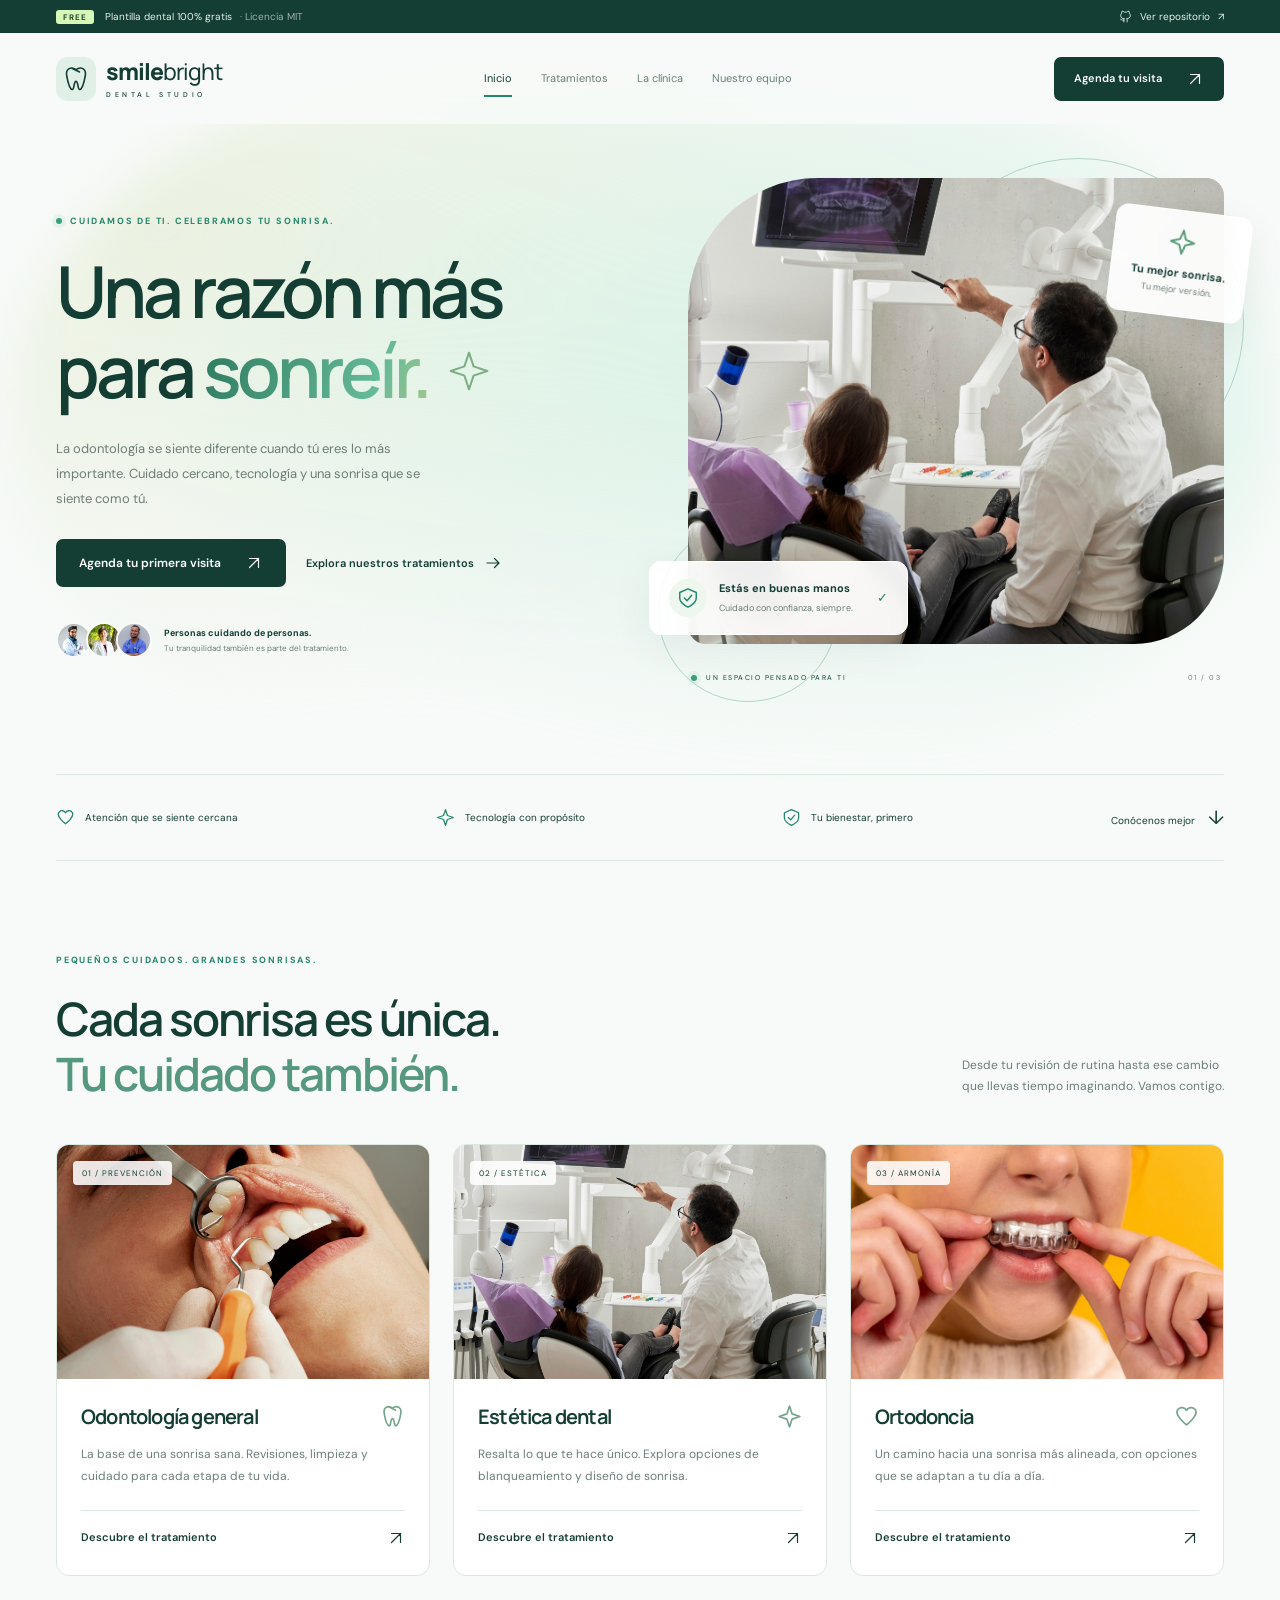
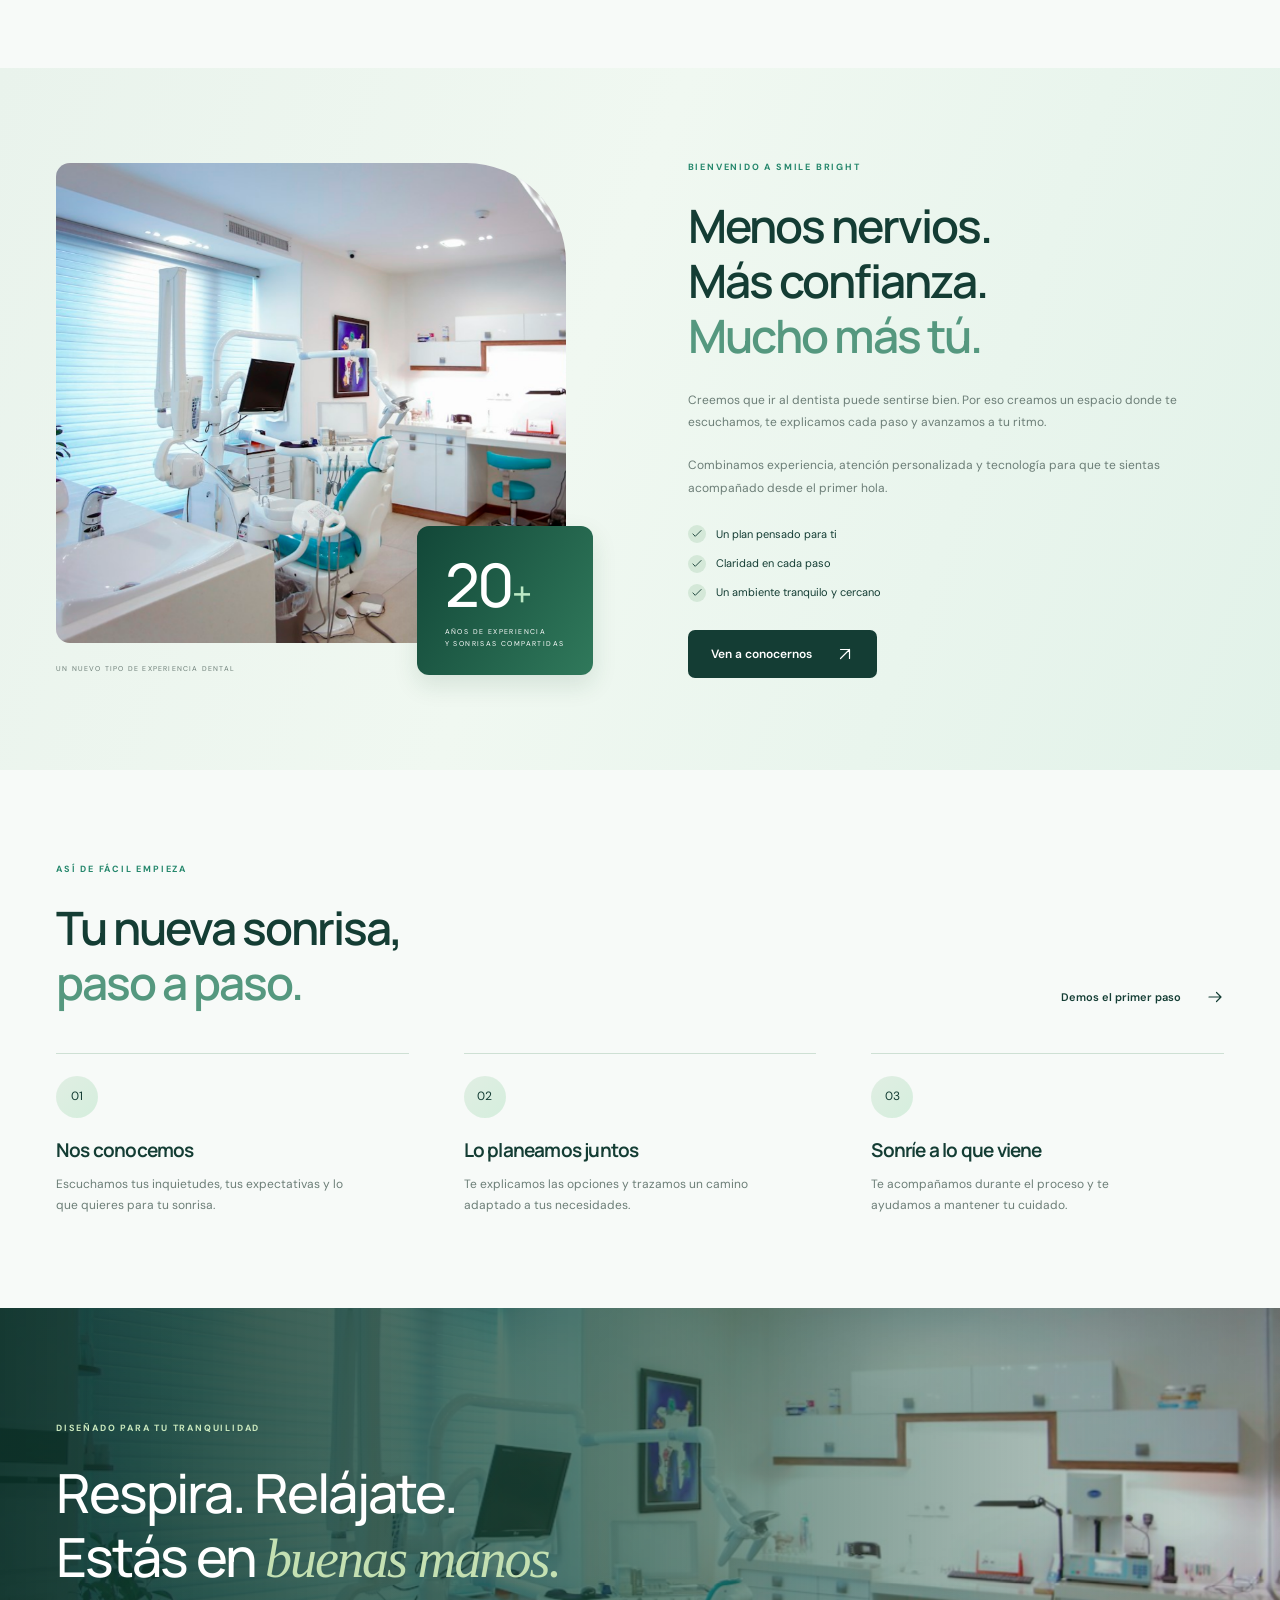
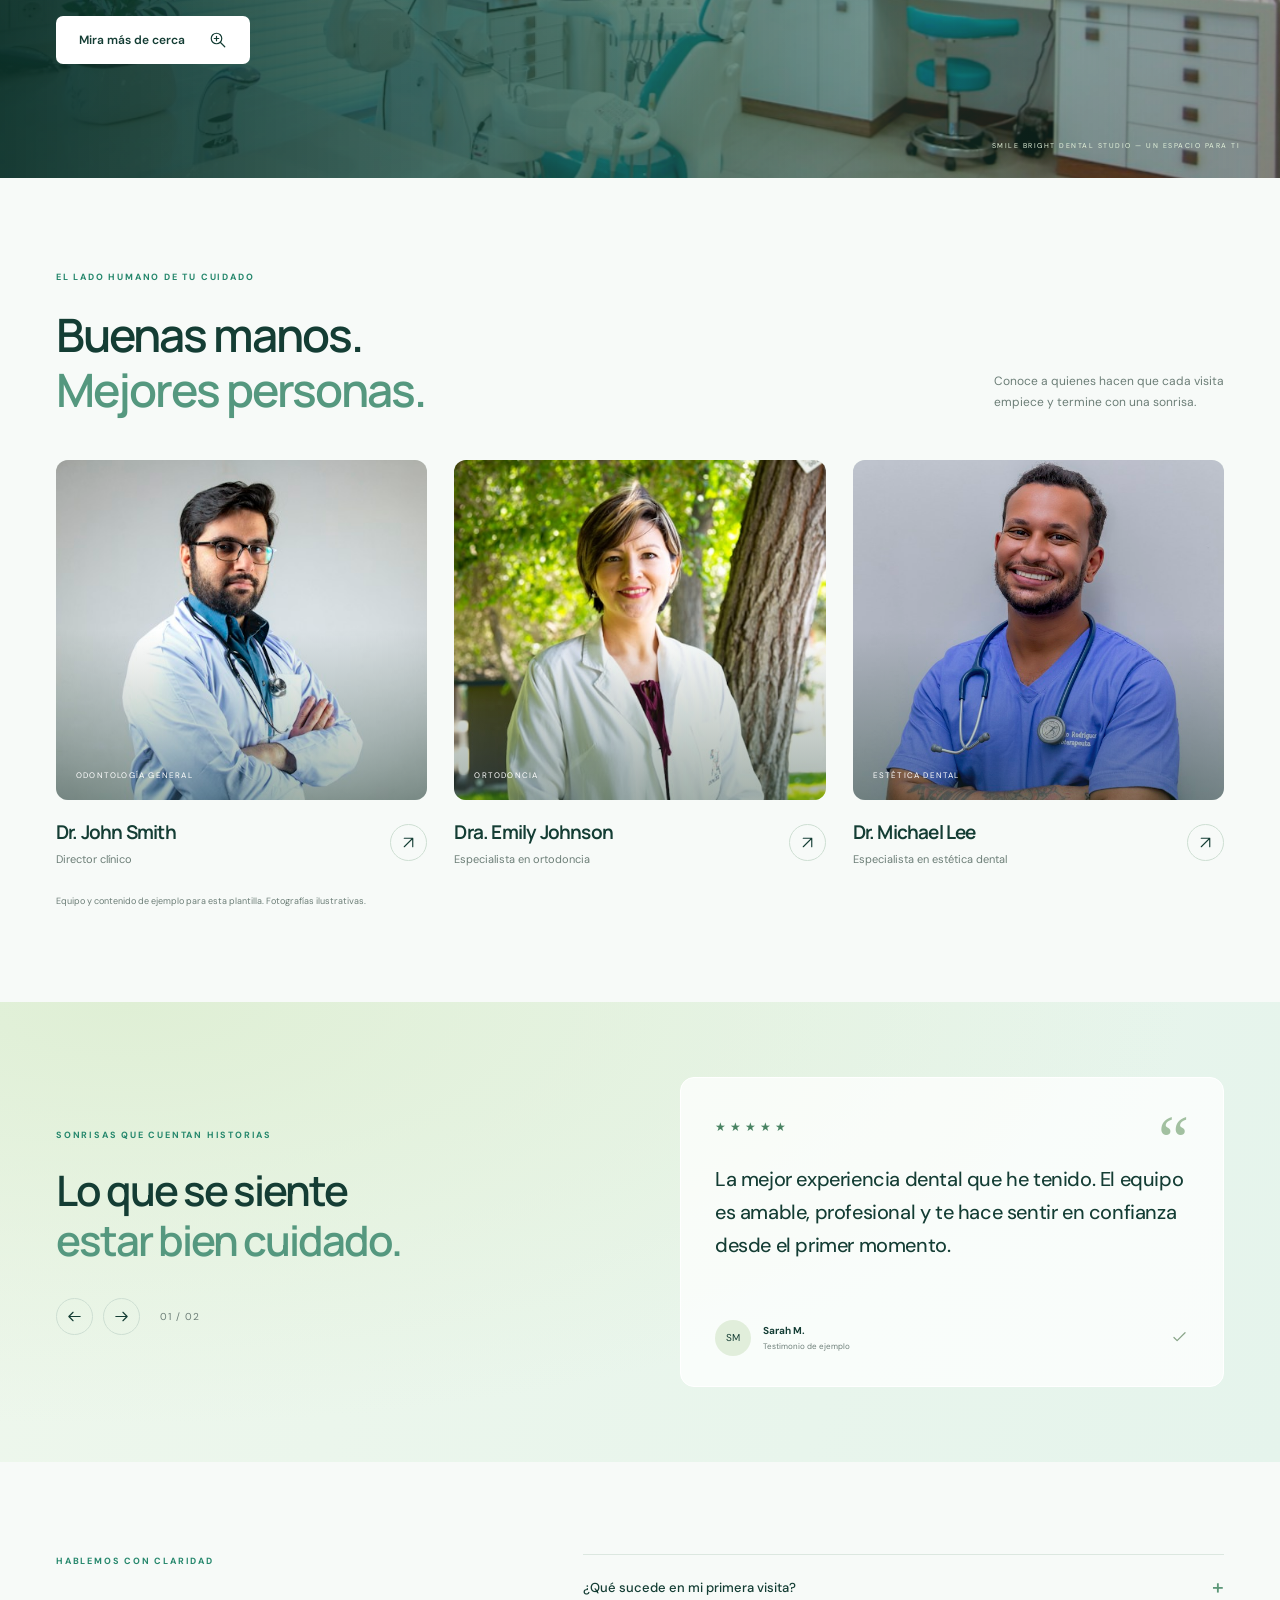
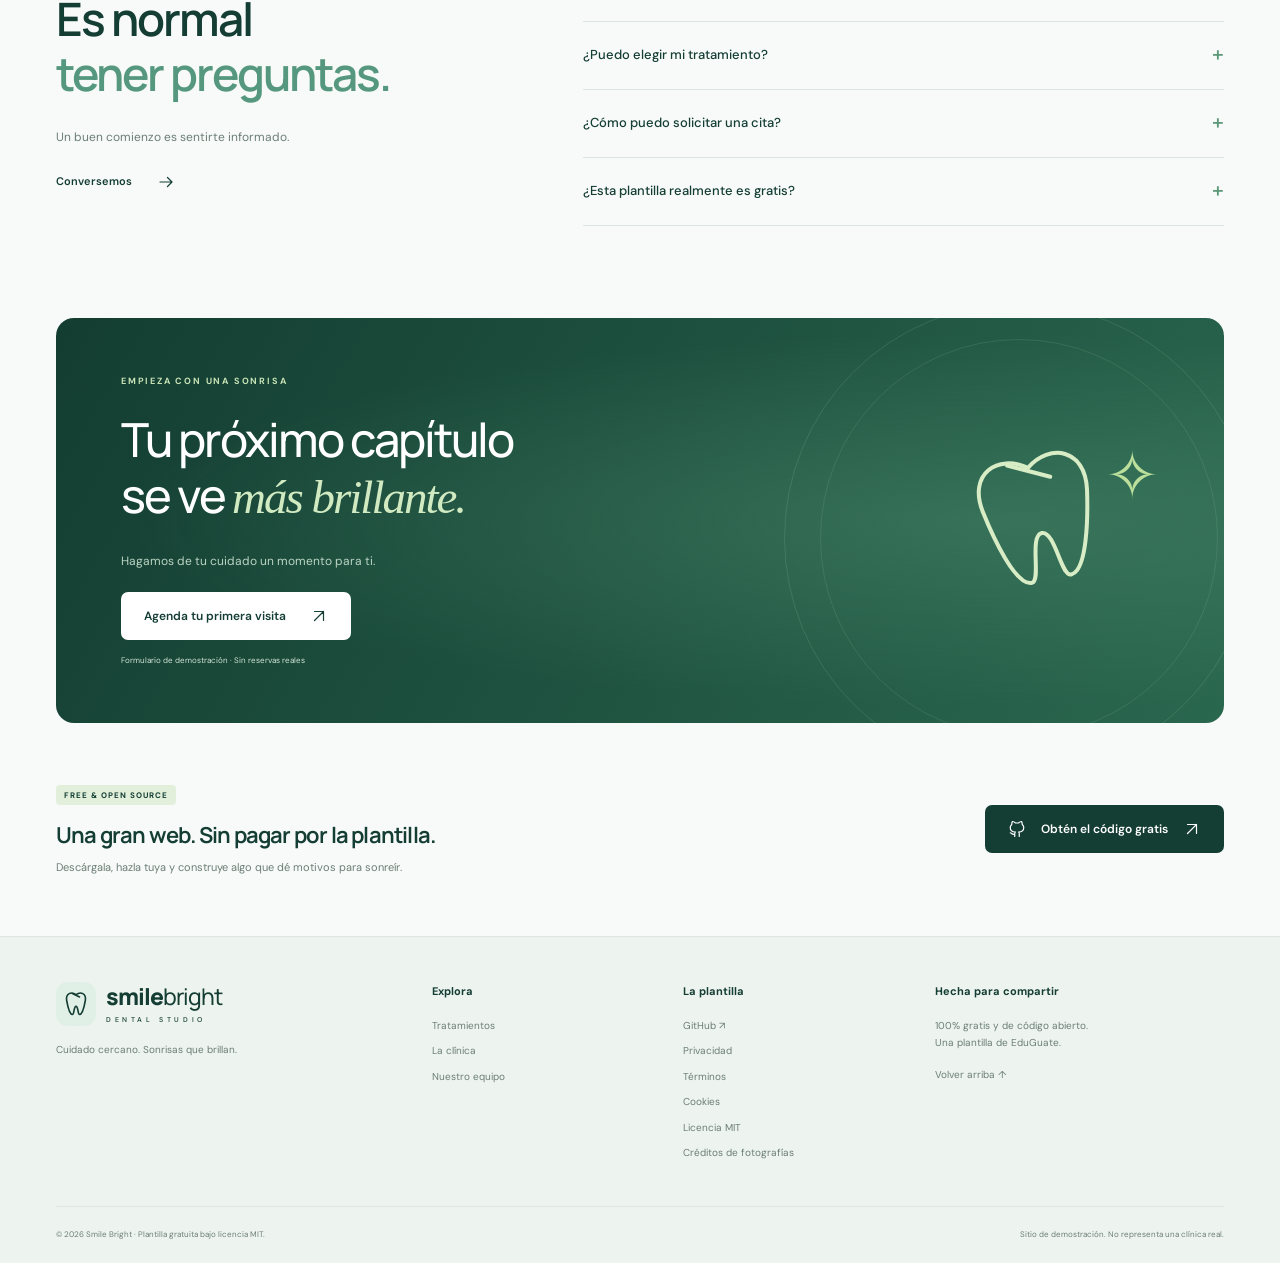
<file: index.html>
<!doctype html>
<html lang="es">
<head>
  <meta charset="utf-8">
  <meta name="viewport" content="width=device-width, initial-scale=1">
  <meta name="theme-color" content="#f5faf8">
  <meta name="description" content="Smile Bright: una plantilla dental gratuita y de código abierto. Diseño moderno, fotografías y una experiencia que te hará sonreír.">
  <title>Smile Bright — Una razón más para sonreír · Free template</title>
  <link rel="icon" type="image/svg+xml" href="favicon.svg">
  <link rel="stylesheet" href="styles.css">
  <link rel="preload" as="image" href="assets/hero.jpg">
  <script src="app.js" defer></script>
</head>
<body>
  <a class="skip" href="#main">Saltar al contenido</a>
  <svg class="symbols" xmlns="http://www.w3.org/2000/svg" aria-hidden="true"><defs>
    <symbol id="tooth" viewBox="0 0 24 24"><path d="M12 4C8 1 3 3 4 9c.7 4 2.5 12 5 12 1.5 0 1-7 3-7s1.5 7 3 7c2.5 0 4.3-8 5-12 1-6-4-8-8-5Z"/><path d="m9 3 6 3"/></symbol>
    <symbol id="arrow" viewBox="0 0 24 24"><path d="M4 12h16m-6-6 6 6-6 6"/></symbol>
    <symbol id="up" viewBox="0 0 24 24"><path d="m6 18 12-12M6 6h12v12"/></symbol>
    <symbol id="spark" viewBox="0 0 24 24"><path d="m12 2 2.5 7.5L22 12l-7.5 2.5L12 22l-2.5-7.5L2 12l7.5-2.5Z"/></symbol>
    <symbol id="check" viewBox="0 0 24 24"><path d="m5 12 4 4L19 6"/></symbol>
    <symbol id="heart" viewBox="0 0 24 24"><path d="M20 5a5 5 0 0 0-8 1 5 5 0 0 0-8-1c-5 5 8 15 8 15S25 10 20 5Z"/></symbol>
    <symbol id="calendar" viewBox="0 0 24 24"><rect x="3" y="5" width="18" height="16" rx="3"/><path d="M7 3v5m10-5v5M3 11h18m-13 5h2m4 0h2"/></symbol>
    <symbol id="shield" viewBox="0 0 24 24"><path d="m12 2 9 4v6c0 6-9 10-9 10S3 18 3 12V6Z"/><path d="m8 12 3 3 5-6"/></symbol>
    <symbol id="close" viewBox="0 0 24 24"><path d="m6 6 12 12M6 18 18 6"/></symbol>
    <symbol id="zoom" viewBox="0 0 24 24"><circle cx="10" cy="10" r="7"/><path d="m15 15 6 6M7 10h6m-3-3v6"/></symbol>
    <symbol id="github" viewBox="0 0 24 24"><path d="M9 19c-4 1-4-2-6-2m12 5v-4c0-1-.3-2-1-2 4 0 7-2 7-6 0-2-1-3-2-4 0-1 0-3-1-4-2 0-4 2-4 2h-4S8 2 6 2C5 3 5 5 5 6c-1 1-2 2-2 4 0 4 3 6 7 6-.7 0-1 1-1 2v4"/></symbol>
  </defs></svg>
  <header class="header">
    <div class="free-bar"><div class="container"><span><b>FREE</b> Plantilla dental 100% gratis <span class="license">· Licencia MIT</span></span><a href="https://github.com/EduGuate/DenthalBootstrapTheme" target="_blank" rel="noopener noreferrer"><svg><use href="#github"/></svg> Ver repositorio <span>↗</span></a></div></div>
    <div class="nav container"><a class="brand" href="#home" aria-label="Smile Bright, inicio"><span class="brand-icon"><svg><use href="#tooth"/></svg></span><span>smile<span class="brand-light">bright</span><small>DENTAL STUDIO</small></span></a><nav id="navigation" aria-label="Navegación principal"><a class="active" href="#home">Inicio</a><a href="#services">Tratamientos</a><a href="#about">La clínica</a><a href="#team">Nuestro equipo</a></nav><button class="button button-dark nav-book" data-book>Agenda tu visita <svg><use href="#up"/></svg></button><button class="menu" aria-label="Abrir menú" aria-controls="navigation" aria-expanded="false"><span></span><span></span></button></div>
    <div class="scroll-progress" aria-hidden="true"></div>
  </header>
  <main id="main">
    <section class="hero container" id="home" aria-labelledby="hero-title"><div class="hero-glow" aria-hidden="true"></div>
      <div class="hero-copy"><p class="eyebrow"><span class="live-dot"></span> CUIDAMOS DE TI. CELEBRAMOS TU SONRISA.</p><h1 id="hero-title">Una razón más<br>para <span class="gradient-text">sonreír.</span><svg class="title-spark"><use href="#spark"/></svg></h1><p class="hero-description">La odontología se siente diferente cuando tú eres lo más importante. Cuidado cercano, tecnología y una sonrisa que se siente como tú.</p><div class="hero-actions"><button class="button button-dark" data-book>Agenda tu primera visita <svg><use href="#up"/></svg></button><a class="button button-plain" href="#services">Explora nuestros tratamientos <svg><use href="#arrow"/></svg></a></div><div class="hero-trust"><div class="avatars"><img src="assets/doctor-john.jpg" alt="" width="42" height="42"><img src="assets/doctor-emily.jpg" alt="" width="42" height="42"><img src="assets/doctor-michael.jpg" alt="" width="42" height="42"></div><p><strong>Personas cuidando de personas.</strong><span>Tu tranquilidad también es parte del tratamiento.</span></p></div></div>
      <div class="hero-visual"><div class="orbit orbit-one"></div><div class="orbit orbit-two"></div><button class="hero-photo photo-zoom" data-image="assets/hero.jpg" data-caption="Un cuidado que comienza escuchándote" aria-label="Ampliar imagen de la consulta dental"><img src="assets/hero.jpg" alt="Dentista explicando una radiografía a su paciente" width="1400" height="1050" fetchpriority="high"><span class="zoom-hint"><svg><use href="#zoom"/></svg></span></button><div class="floating-card care-card"><span class="round-icon"><svg><use href="#shield"/></svg></span><div><strong>Estás en buenas manos</strong><span>Cuidado con confianza, siempre.</span></div><span class="tiny-check">✓</span></div><div class="floating-card smile-card"><svg><use href="#spark"/></svg><strong>Tu mejor sonrisa.</strong><span>Tu mejor versión.</span></div><div class="photo-caption"><span class="live-dot"></span> UN ESPACIO PENSADO PARA TI <span>01 / 03</span></div></div>
    </section>
    <div class="benefits container reveal"><span><svg><use href="#heart"/></svg> Atención que se siente cercana</span><span><svg><use href="#spark"/></svg> Tecnología con propósito</span><span><svg><use href="#shield"/></svg> Tu bienestar, primero</span><a href="#services">Conócenos mejor <span>↓</span></a></div>
    <section class="services section container" id="services" aria-labelledby="services-title"><div class="section-heading reveal"><div><p class="eyebrow">PEQUEÑOS CUIDADOS. GRANDES SONRISAS.</p><h2 id="services-title">Cada sonrisa es única.<br><span>Tu cuidado también.</span></h2></div><p>Desde tu revisión de rutina hasta ese cambio<br>que llevas tiempo imaginando. Vamos contigo.</p></div><div class="service-grid">
      <article class="service-card reveal"><button class="service-image photo-zoom" data-image="assets/dental-care.jpg" data-caption="Odontología general" aria-label="Ampliar imagen de odontología general"><img src="assets/dental-care.jpg" alt="Revisión dental con un espejo de exploración" loading="lazy" width="1400" height="1050"><span class="image-label">01 / PREVENCIÓN</span><span class="zoom-hint"><svg><use href="#zoom"/></svg></span></button><div class="service-body"><div class="service-title"><h3>Odontología general</h3><svg><use href="#tooth"/></svg></div><p>La base de una sonrisa sana. Revisiones, limpieza y cuidado para cada etapa de tu vida.</p><button class="text-link" data-treatment="general">Descubre el tratamiento <svg><use href="#up"/></svg></button></div></article>
      <article class="service-card reveal"><button class="service-image photo-zoom" data-image="assets/hero.jpg" data-caption="Un plan estético personalizado" aria-label="Ampliar imagen de consulta estética"><img src="assets/hero.jpg" alt="Consulta personalizada entre un dentista y su paciente" loading="lazy" width="1400" height="1050"><span class="image-label">02 / ESTÉTICA</span><span class="zoom-hint"><svg><use href="#zoom"/></svg></span></button><div class="service-body"><div class="service-title"><h3>Estética dental</h3><svg><use href="#spark"/></svg></div><p>Resalta lo que te hace único. Explora opciones de blanqueamiento y diseño de sonrisa.</p><button class="text-link" data-treatment="aesthetic">Descubre el tratamiento <svg><use href="#up"/></svg></button></div></article>
      <article class="service-card reveal"><button class="service-image photo-zoom" data-image="assets/dentist.jpg" data-caption="Ortodoncia y alineadores" aria-label="Ampliar imagen de alineadores"><img src="assets/dentist.jpg" alt="Persona mostrando un alineador dental transparente" loading="lazy" width="900" height="600"><span class="image-label">03 / ARMONÍA</span><span class="zoom-hint"><svg><use href="#zoom"/></svg></span></button><div class="service-body"><div class="service-title"><h3>Ortodoncia</h3><svg><use href="#heart"/></svg></div><p>Un camino hacia una sonrisa más alineada, con opciones que se adaptan a tu día a día.</p><button class="text-link" data-treatment="orthodontics">Descubre el tratamiento <svg><use href="#up"/></svg></button></div></article>
    </div></section>
    <section class="about section" id="about" aria-labelledby="about-title"><div class="container about-grid"><div class="about-visual reveal"><button class="about-photo photo-zoom scroll-image" data-image="assets/clinic.jpg" data-caption="Un espacio para sentirte tranquilo" aria-label="Ampliar fotografía de la clínica"><img src="assets/clinic.jpg" alt="Consultorio luminoso con equipo dental y una silla turquesa" loading="lazy" width="1200" height="802"><span class="zoom-hint"><svg><use href="#zoom"/></svg></span></button><div class="experience"><strong>20<span>+</span></strong><p>AÑOS DE EXPERIENCIA<br>Y SONRISAS COMPARTIDAS</p></div><span class="visual-note">UN NUEVO TIPO DE EXPERIENCIA DENTAL</span></div><div class="about-copy reveal"><p class="eyebrow">BIENVENIDO A SMILE BRIGHT</p><h2 id="about-title">Menos nervios.<br>Más confianza.<br><span>Mucho más tú.</span></h2><p>Creemos que ir al dentista puede sentirse bien. Por eso creamos un espacio donde te escuchamos, te explicamos cada paso y avanzamos a tu ritmo.</p><p>Combinamos experiencia, atención personalizada y tecnología para que te sientas acompañado desde el primer hola.</p><div class="check-list"><span><svg><use href="#check"/></svg> Un plan pensado para ti</span><span><svg><use href="#check"/></svg> Claridad en cada paso</span><span><svg><use href="#check"/></svg> Un ambiente tranquilo y cercano</span></div><button class="button button-dark" data-book>Ven a conocernos <svg><use href="#up"/></svg></button></div></div></section>
    <section class="journey section container" aria-labelledby="journey-title"><div class="section-heading reveal"><div><p class="eyebrow">ASÍ DE FÁCIL EMPIEZA</p><h2 id="journey-title">Tu nueva sonrisa,<br><span>paso a paso.</span></h2></div><a class="text-link" href="#contact">Demos el primer paso <svg><use href="#arrow"/></svg></a></div><div class="steps"><article class="step reveal"><span class="step-number">01</span><h3>Nos conocemos</h3><p>Escuchamos tus inquietudes, tus expectativas y lo que quieres para tu sonrisa.</p></article><article class="step reveal"><span class="step-number">02</span><h3>Lo planeamos juntos</h3><p>Te explicamos las opciones y trazamos un camino adaptado a tus necesidades.</p></article><article class="step reveal"><span class="step-number">03</span><h3>Sonríe a lo que viene</h3><p>Te acompañamos durante el proceso y te ayudamos a mantener tu cuidado.</p></article></div></section>
    <section class="immersive" aria-label="Una experiencia dental diferente"><div class="immersive-image scroll-image"><img src="assets/clinic.jpg" alt="Vista de un consultorio dental moderno y luminoso" loading="lazy" width="1200" height="802"></div><div class="immersive-shade"></div><div class="container immersive-copy reveal"><p class="eyebrow">DISEÑADO PARA TU TRANQUILIDAD</p><h2>Respira. Relájate.<br>Estás en <em>buenas manos.</em></h2><button class="button button-white" data-image="assets/clinic.jpg" data-caption="Conoce nuestro espacio">Mira más de cerca <svg><use href="#zoom"/></svg></button></div><span class="immersive-label">SMILE BRIGHT DENTAL STUDIO — UN ESPACIO PARA TI</span></section>
    <section class="team section container" id="team" aria-labelledby="team-title"><div class="section-heading reveal"><div><p class="eyebrow">EL LADO HUMANO DE TU CUIDADO</p><h2 id="team-title">Buenas manos.<br><span>Mejores personas.</span></h2></div><p>Conoce a quienes hacen que cada visita<br>empiece y termine con una sonrisa.</p></div><div class="team-grid"><article class="team-card reveal"><div class="team-photo"><img src="assets/doctor-john.jpg" alt="Retrato ilustrativo de un profesional de salud" loading="lazy" width="650" height="800"><span>ODONTOLOGÍA GENERAL</span></div><div><h3>Dr. John Smith</h3><p>Director clínico</p><button class="circle-button" data-team="john" aria-label="Conocer al Dr. John Smith"><svg><use href="#up"/></svg></button></div></article><article class="team-card reveal"><div class="team-photo"><img src="assets/doctor-emily.jpg" alt="Retrato ilustrativo de una profesional de salud" loading="lazy" width="650" height="800"><span>ORTODONCIA</span></div><div><h3>Dra. Emily Johnson</h3><p>Especialista en ortodoncia</p><button class="circle-button" data-team="emily" aria-label="Conocer a la Dra. Emily Johnson"><svg><use href="#up"/></svg></button></div></article><article class="team-card reveal"><div class="team-photo"><img src="assets/doctor-michael.jpg" alt="Retrato ilustrativo de un profesional sanitario" loading="lazy" width="650" height="800"><span>ESTÉTICA DENTAL</span></div><div><h3>Dr. Michael Lee</h3><p>Especialista en estética dental</p><button class="circle-button" data-team="michael" aria-label="Conocer al Dr. Michael Lee"><svg><use href="#up"/></svg></button></div></article></div><p class="demo-caption">Equipo y contenido de ejemplo para esta plantilla. Fotografías ilustrativas.</p></section>
    <section class="testimonials" id="testimonials" aria-labelledby="testimonials-title"><div class="container testimonial-grid"><div class="reveal"><p class="eyebrow">SONRISAS QUE CUENTAN HISTORIAS</p><h2 id="testimonials-title">Lo que se siente<br><span>estar bien cuidado.</span></h2><div class="quote-controls"><button class="circle-button" id="quote-prev" aria-label="Testimonio anterior"><svg class="reverse"><use href="#arrow"/></svg></button><button class="circle-button" id="quote-next" aria-label="Siguiente testimonio"><svg><use href="#arrow"/></svg></button><span id="quote-index">01 / 02</span></div></div><div class="quote-card reveal" aria-live="polite"><div class="quote-top"><span>★★★★★</span><span class="quote-mark">“</span></div><blockquote id="quote-text">La mejor experiencia dental que he tenido. El equipo es amable, profesional y te hace sentir en confianza desde el primer momento.</blockquote><div class="quote-person"><span id="quote-avatar">SM</span><div><strong id="quote-author">Sarah M.</strong><small>Testimonio de ejemplo</small></div><svg><use href="#check"/></svg></div></div></div></section>
    <section class="faq section container" aria-labelledby="faq-title"><div class="faq-intro reveal"><p class="eyebrow">HABLEMOS CON CLARIDAD</p><h2 id="faq-title">Es normal<br><span>tener preguntas.</span></h2><p>Un buen comienzo es sentirte informado.</p><button class="text-link" data-book>Conversemos <svg><use href="#arrow"/></svg></button></div><div class="faq-list reveal"><details><summary>¿Qué sucede en mi primera visita?<span>+</span></summary><p>La primera visita es un espacio para conversar sobre tus necesidades y revisar las opciones de atención. El equipo de la clínica te indicará qué documentación llevar y cómo prepararte.</p></details><details><summary>¿Puedo elegir mi tratamiento?<span>+</span></summary><p>Puedes compartir lo que buscas y resolver tus dudas. El profesional te explicará qué opciones son adecuadas después de realizar una valoración personalizada.</p></details><details><summary>¿Cómo puedo solicitar una cita?<span>+</span></summary><p>Usa el botón “Agenda tu visita” para explorar el formulario. Esta es una demostración: no se envían datos ni se reservan citas reales.</p></details><details><summary>¿Esta plantilla realmente es gratis?<span>+</span></summary><p>Sí. Puedes descargarla, modificarla y usarla bajo la licencia MIT, conservando el aviso de licencia. <a href="https://github.com/EduGuate/DenthalBootstrapTheme" target="_blank" rel="noopener noreferrer">Encuentra el código en GitHub ↗</a>. Las fotografías de Unsplash tienen su propia licencia.</p></details></div></section>
    <section class="contact container" id="contact" aria-labelledby="contact-title"><div class="contact-orbit" aria-hidden="true"></div><div class="contact-copy reveal"><p class="eyebrow">EMPIEZA CON UNA SONRISA</p><h2 id="contact-title">Tu próximo capítulo<br>se ve <em>más brillante.</em></h2><p>Hagamos de tu cuidado un momento para ti.</p><button class="button button-white" data-book>Agenda tu primera visita <svg><use href="#up"/></svg></button><span class="contact-note">Formulario de demostración · Sin reservas reales</span></div><div class="contact-graphic" aria-hidden="true"><svg><use href="#tooth"/></svg><span class="graphic-spark">✧</span></div></section>
    <section class="opensource container reveal"><div><span class="free-pill">FREE & OPEN SOURCE</span><h3>Una gran web. Sin pagar por la plantilla.</h3><p>Descárgala, hazla tuya y construye algo que dé motivos para sonreír.</p></div><a class="button button-dark" href="https://github.com/EduGuate/DenthalBootstrapTheme" target="_blank" rel="noopener noreferrer"><svg><use href="#github"/></svg> Obtén el código gratis <svg><use href="#up"/></svg></a></section>
  </main>
  <footer class="footer"><div class="container"><div class="footer-top"><div><a class="brand" href="#home"><span class="brand-icon"><svg><use href="#tooth"/></svg></span><span>smile<span class="brand-light">bright</span><small>DENTAL STUDIO</small></span></a><p>Cuidado cercano. Sonrisas que brillan.</p></div><div><strong>Explora</strong><a href="#services">Tratamientos</a><a href="#about">La clínica</a><a href="#team">Nuestro equipo</a></div><div><strong>La plantilla</strong><a href="https://github.com/EduGuate/DenthalBootstrapTheme" target="_blank" rel="noopener noreferrer">GitHub ↗</a><a href="privacidad.html">Privacidad</a><a href="terminos.html">Términos</a><a href="cookies.html">Cookies</a><a href="LICENSE">Licencia MIT</a><a href="assets/CREDITS.md">Créditos de fotografías</a></div><div><strong>Hecha para compartir</strong><p>100% gratis y de código abierto.<br>Una plantilla de EduGuate.</p><a class="back-top" href="#home">Volver arriba ↑</a></div></div><div class="footer-bottom"><span>© <span id="year">2026</span> Smile Bright · Plantilla gratuita bajo licencia MIT.</span><span>Sitio de demostración. No representa una clínica real.</span></div></div></footer>
  <dialog id="info-dialog" aria-labelledby="info-title"><button class="dialog-close circle-button" aria-label="Cerrar información"><svg><use href="#close"/></svg></button><p class="eyebrow" id="info-label"></p><h2 id="info-title"></h2><p id="info-copy"></p><button class="button button-dark" data-book>Explorar agenda <svg><use href="#calendar"/></svg></button></dialog>
  <dialog id="image-dialog" aria-label="Imagen ampliada"><button class="dialog-close circle-button" aria-label="Cerrar imagen"><svg><use href="#close"/></svg></button><img id="expanded-image" alt=""><p id="image-caption"></p></dialog>
  <dialog id="booking-dialog" aria-labelledby="booking-title"><button class="dialog-close circle-button" aria-label="Cerrar agenda"><svg><use href="#close"/></svg></button><p class="eyebrow">UN PRIMER PASO PARA TI</p><h2 id="booking-title">Hagamos espacio<br>para <span>tu sonrisa.</span></h2><p class="booking-note">Agenda de demostración. Tus datos no se envían ni se guardan. No se crea una cita real.</p><form id="booking-form"><label for="visitor-name">Tu nombre</label><input id="visitor-name" name="name" autocomplete="off" placeholder="¿Cómo te llamas?" required maxlength="80"><label for="treatment">¿En qué podemos ayudarte?</label><select id="treatment" name="treatment"><option>Primera valoración</option><option>Odontología general</option><option>Estética dental</option><option>Ortodoncia</option></select><label for="visit-date">Fecha que te gustaría</label><input type="date" id="visit-date" name="date" required><button class="button button-dark" type="submit">Ver resumen de mi visita <svg><use href="#arrow"/></svg></button><div id="booking-result" role="status" hidden></div></form></dialog>
</body>
</html>
</file>
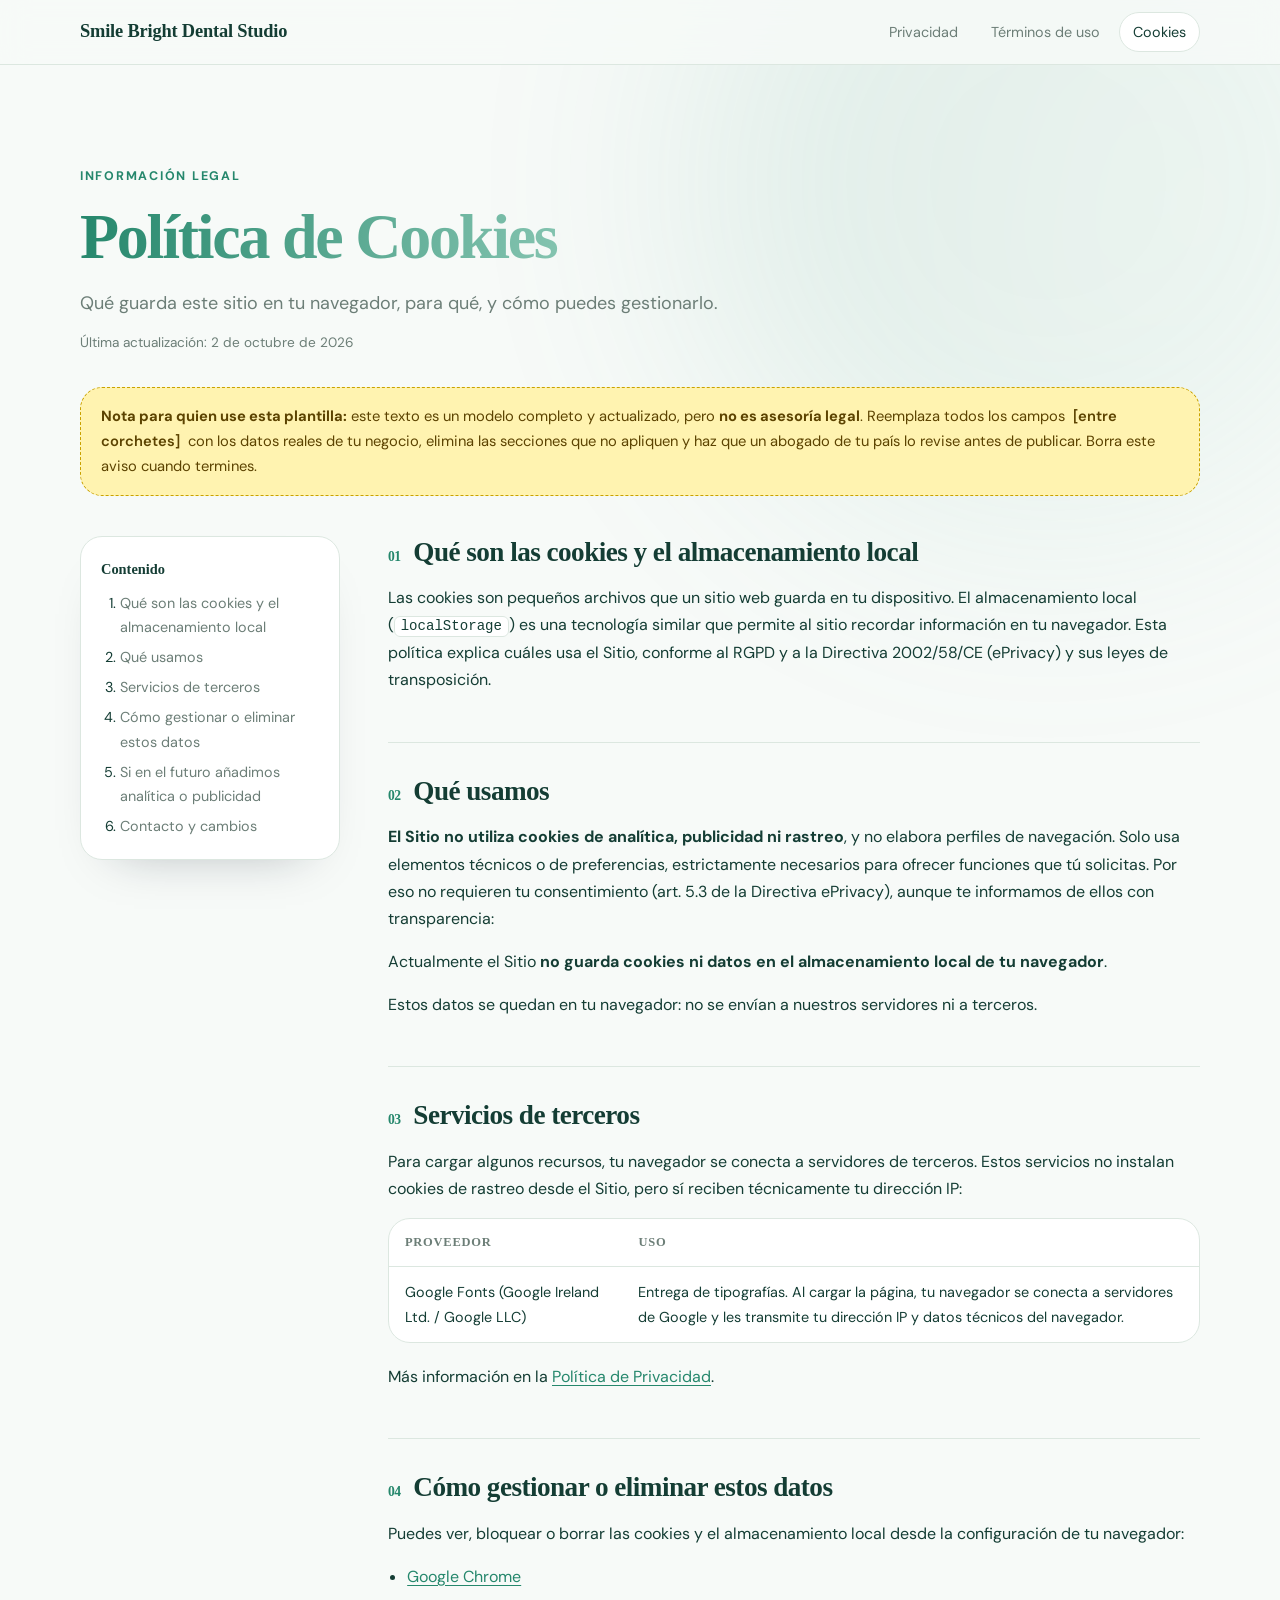
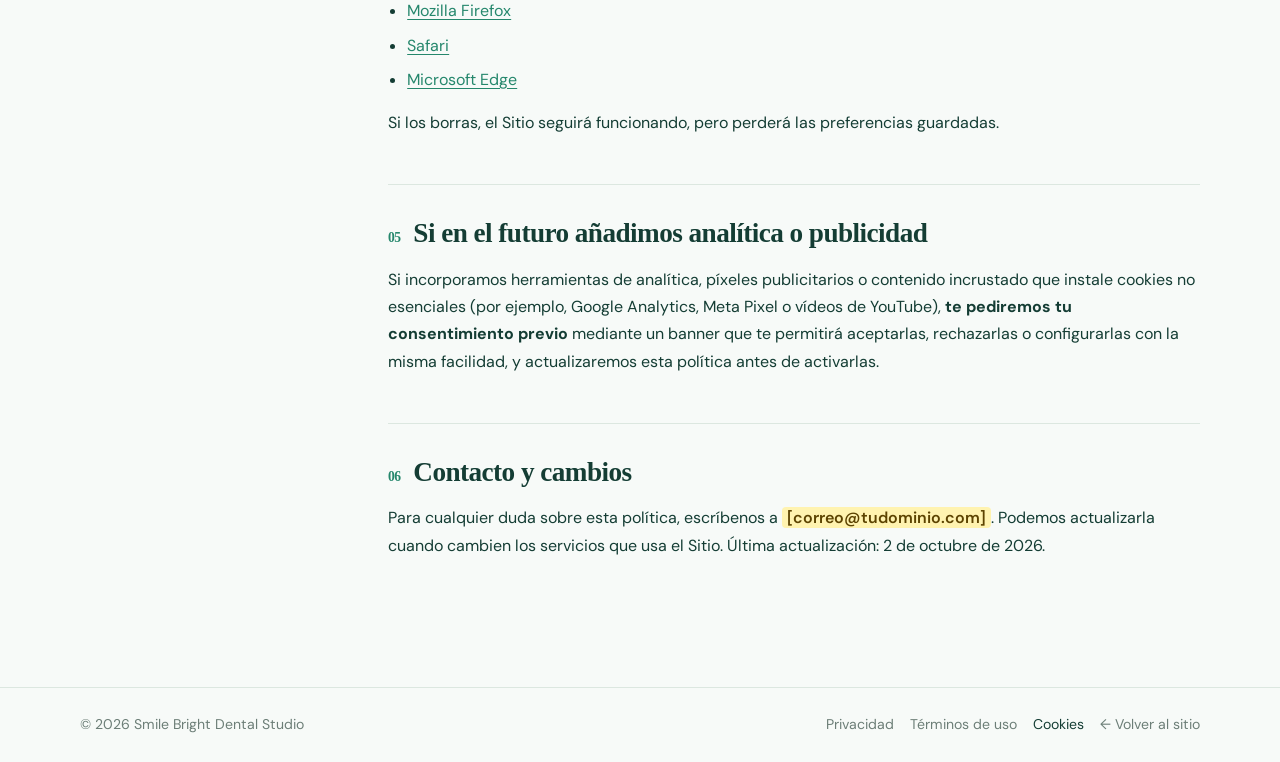
<file: cookies.html>
<!doctype html>
<html lang="es">
<head>
  <meta charset="utf-8">
  <meta name="viewport" content="width=device-width, initial-scale=1">
  <title>Política de Cookies · Smile Bright Dental Studio</title>
  <meta name="description" content="Qué guarda este sitio en tu navegador, para qué, y cómo puedes gestionarlo.">
  <meta name="robots" content="index, follow">
  <link rel="icon" href="favicon.svg" type="image/svg+xml">
  <link rel="preconnect" href="https://fonts.googleapis.com"><link rel="preconnect" href="https://fonts.gstatic.com" crossorigin>
  <link href="https://fonts.googleapis.com/css2?family=DM+Sans:wght@400;500;700&display=swap" rel="stylesheet">
  <link href="legal.css" rel="stylesheet">
</head>
<body class="legal-page">
  <a class="skip" href="#main">Saltar al contenido</a>
  <header class="lg-top">
    <div class="lg-wrap lg-top-inner">
      <a class="lg-brand" href="index.html">Smile Bright Dental Studio</a>
      <nav class="lg-nav" aria-label="Páginas legales"><a href="privacidad.html">Privacidad</a><a href="terminos.html">Términos de uso</a><a href="cookies.html" aria-current="page">Cookies</a></nav>
    </div>
  </header>
  <main id="main" class="lg-wrap">
    <div class="lg-hero">
      <p class="lg-kicker">Información legal</p>
      <h1>Política de Cookies</h1>
      <p class="lg-lead">Qué guarda este sitio en tu navegador, para qué, y cómo puedes gestionarlo.</p>
      <p class="lg-date">Última actualización: 2 de octubre de 2026</p>
    </div>
    <aside class="lg-note" role="note"><strong>Nota para quien use esta plantilla:</strong> este texto es un modelo completo y actualizado, pero <strong>no es asesoría legal</strong>. Reemplaza todos los campos <mark class="ph">[entre corchetes]</mark> con los datos reales de tu negocio, elimina las secciones que no apliquen y haz que un abogado de tu país lo revise antes de publicar. Borra este aviso cuando termines.</aside>
    <div class="lg-grid">
      <nav class="lg-toc" aria-label="Contenido"><p>Contenido</p><ol><li><a href="#s1">Qué son las cookies y el almacenamiento local</a></li><li><a href="#s2">Qué usamos</a></li><li><a href="#s3">Servicios de terceros</a></li><li><a href="#s4">Cómo gestionar o eliminar estos datos</a></li><li><a href="#s5">Si en el futuro añadimos analítica o publicidad</a></li><li><a href="#s6">Contacto y cambios</a></li></ol></nav>
      <article class="lg-body">
<section id="s1"><h2><span class="num">01</span>Qué son las cookies y el almacenamiento local</h2>
<p>Las cookies son pequeños archivos que un sitio web guarda en tu dispositivo. El almacenamiento local (<code>localStorage</code>) es una tecnología similar que permite al sitio recordar información en tu navegador. Esta política explica cuáles usa el Sitio, conforme al RGPD y a la Directiva 2002/58/CE (ePrivacy) y sus leyes de transposición.</p>
</section>
<section id="s2"><h2><span class="num">02</span>Qué usamos</h2>
<p><strong>El Sitio no utiliza cookies de analítica, publicidad ni rastreo</strong>, y no elabora perfiles de navegación. Solo usa elementos técnicos o de preferencias, estrictamente necesarios para ofrecer funciones que tú solicitas. Por eso no requieren tu consentimiento (art. 5.3 de la Directiva ePrivacy), aunque te informamos de ellos con transparencia:</p>
<p>Actualmente el Sitio <strong>no guarda cookies ni datos en el almacenamiento local de tu navegador</strong>.</p>
<p>Estos datos se quedan en tu navegador: no se envían a nuestros servidores ni a terceros.</p>
</section>
<section id="s3"><h2><span class="num">03</span>Servicios de terceros</h2>
<p>Para cargar algunos recursos, tu navegador se conecta a servidores de terceros. Estos servicios no instalan cookies de rastreo desde el Sitio, pero sí reciben técnicamente tu dirección IP:</p>
<div class="tbl"><table><thead><tr><th scope="col">Proveedor</th><th scope="col">Uso</th></tr></thead><tbody><tr><td>Google Fonts (Google Ireland Ltd. / Google LLC)</td><td>Entrega de tipografías. Al cargar la página, tu navegador se conecta a servidores de Google y les transmite tu dirección IP y datos técnicos del navegador.</td></tr></tbody></table></div>
<p>Más información en la <a href="privacidad.html">Política de Privacidad</a>.</p>
</section>
<section id="s4"><h2><span class="num">04</span>Cómo gestionar o eliminar estos datos</h2>
<p>Puedes ver, bloquear o borrar las cookies y el almacenamiento local desde la configuración de tu navegador:</p>
<ul><li><a href="https://support.google.com/chrome/answer/95647" target="_blank" rel="noopener noreferrer">Google Chrome</a></li><li><a href="https://support.mozilla.org/kb/clear-cookies-and-site-data-firefox" target="_blank" rel="noopener noreferrer">Mozilla Firefox</a></li><li><a href="https://support.apple.com/guide/safari/manage-cookies-sfri11471/mac" target="_blank" rel="noopener noreferrer">Safari</a></li><li><a href="https://support.microsoft.com/microsoft-edge/delete-cookies-in-microsoft-edge-63947406-40ac-c3b8-57b9-2a946a29ae09" target="_blank" rel="noopener noreferrer">Microsoft Edge</a></li></ul>
<p>Si los borras, el Sitio seguirá funcionando, pero perderá las preferencias guardadas.</p>
</section>
<section id="s5"><h2><span class="num">05</span>Si en el futuro añadimos analítica o publicidad</h2>
<p>Si incorporamos herramientas de analítica, píxeles publicitarios o contenido incrustado que instale cookies no esenciales (por ejemplo, Google Analytics, Meta Pixel o vídeos de YouTube), <strong>te pediremos tu consentimiento previo</strong> mediante un banner que te permitirá aceptarlas, rechazarlas o configurarlas con la misma facilidad, y actualizaremos esta política antes de activarlas.</p>
</section>
<section id="s6"><h2><span class="num">06</span>Contacto y cambios</h2>
<p>Para cualquier duda sobre esta política, escríbenos a <mark class="ph">[correo@tudominio.com]</mark>. Podemos actualizarla cuando cambien los servicios que usa el Sitio. Última actualización: 2 de octubre de 2026.</p>
</section>
      </article>
    </div>
  </main>
  <footer class="lg-foot">
    <div class="lg-wrap lg-foot-inner">
      <span>© 2026 Smile Bright Dental Studio</span>
      <span class="lg-foot-links"><a href="privacidad.html">Privacidad</a><a href="terminos.html">Términos de uso</a><a href="cookies.html" aria-current="page">Cookies</a><a href="index.html">← Volver al sitio</a></span>
    </div>
  </footer>
</body>
</html>
</file>
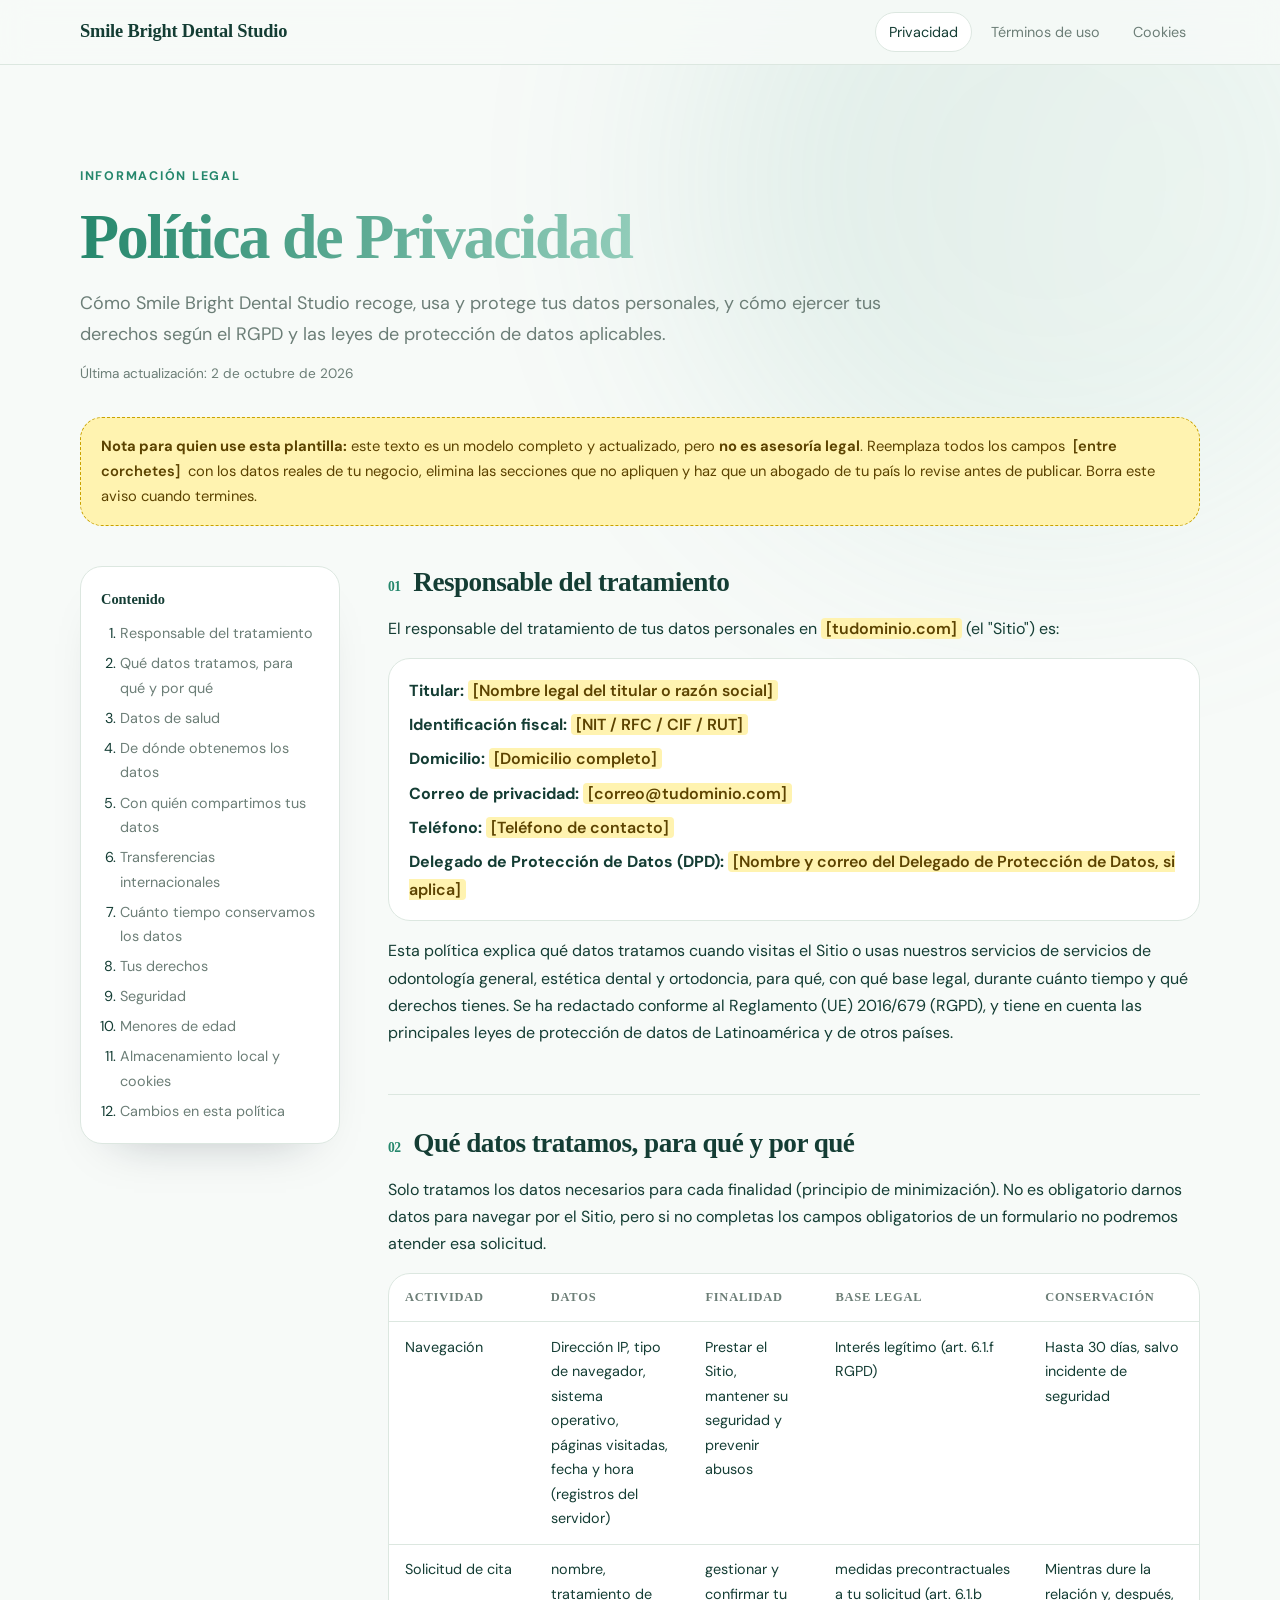
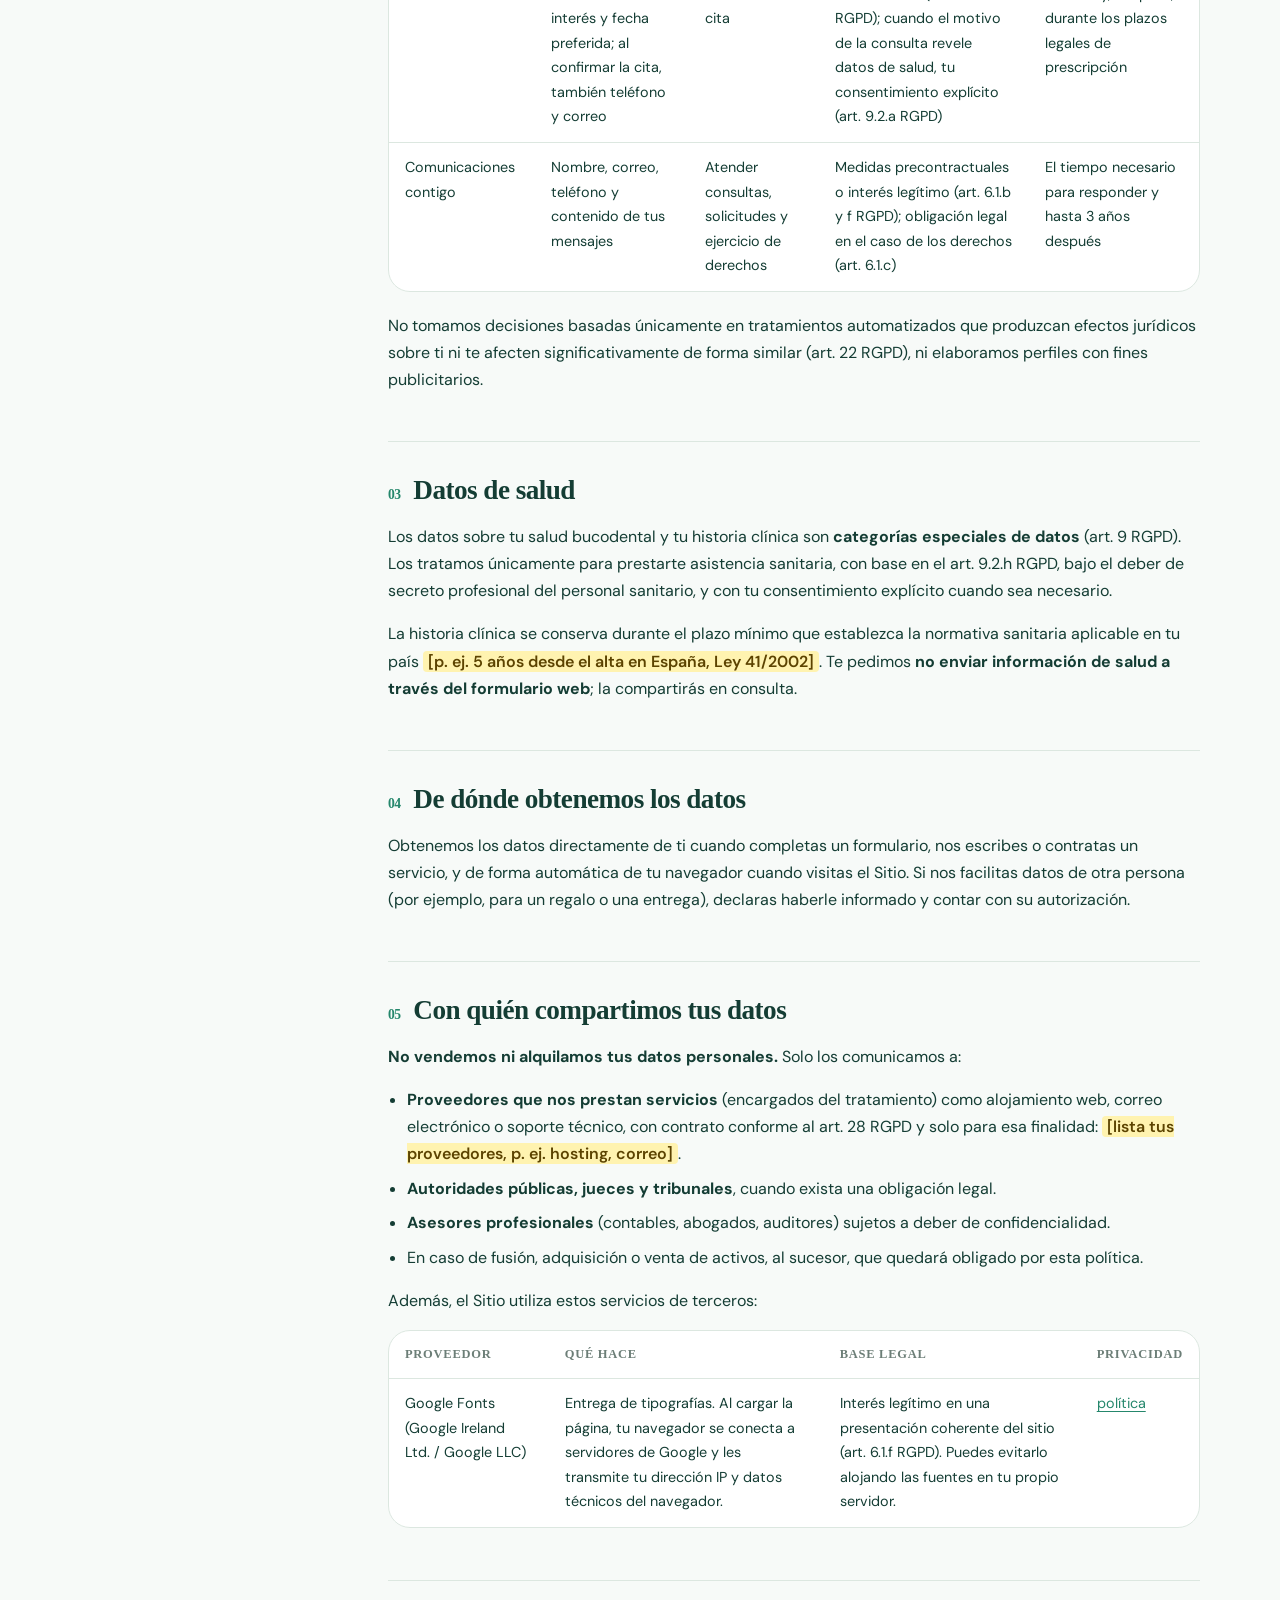
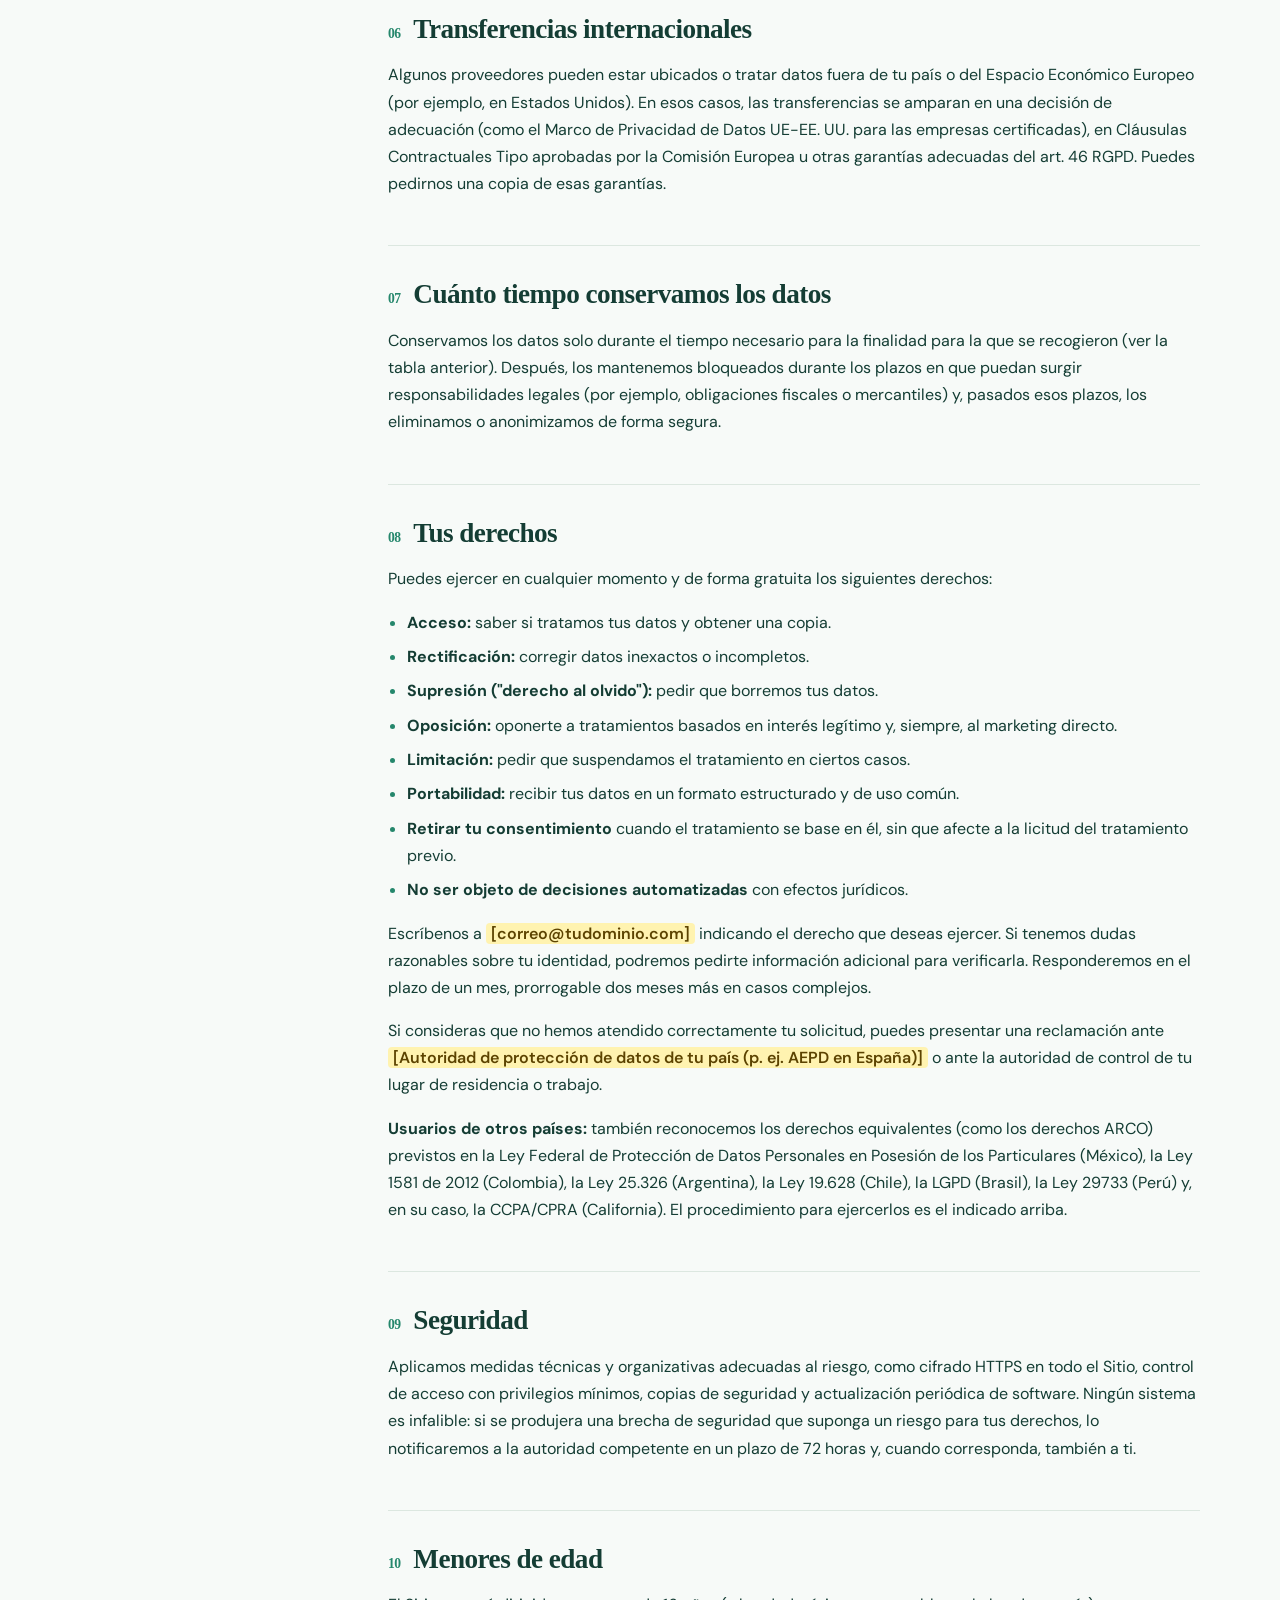
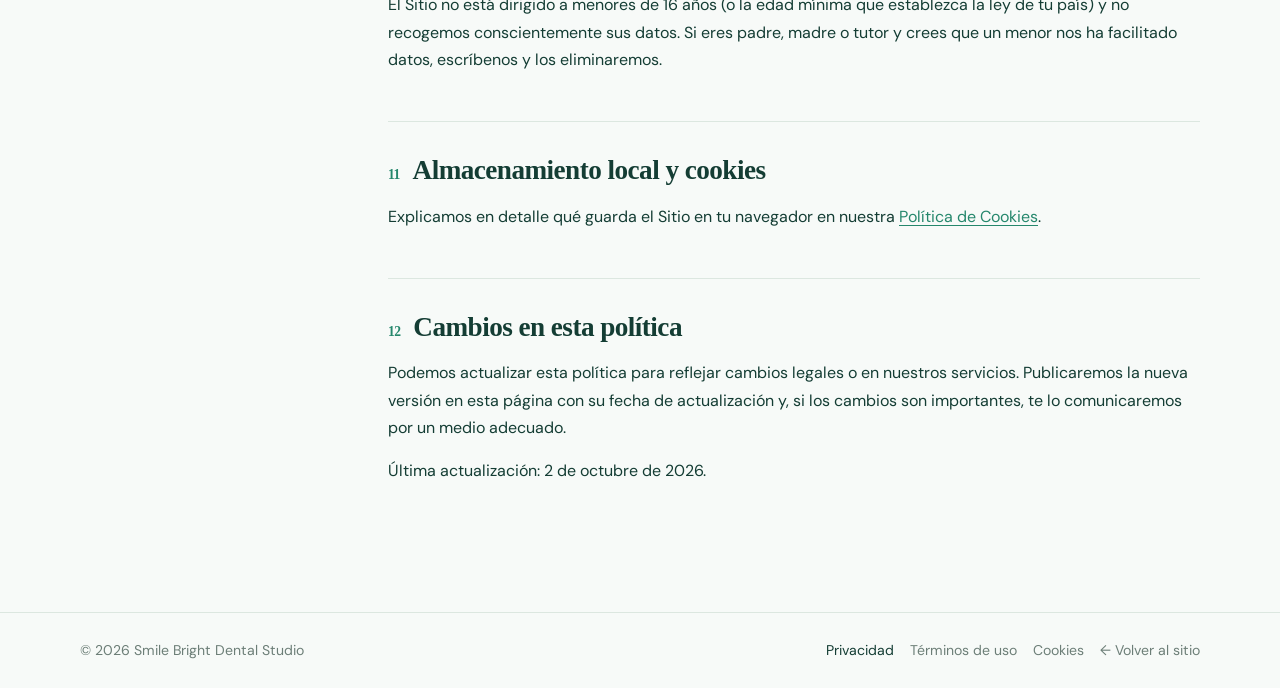
<file: privacidad.html>
<!doctype html>
<html lang="es">
<head>
  <meta charset="utf-8">
  <meta name="viewport" content="width=device-width, initial-scale=1">
  <title>Política de Privacidad · Smile Bright Dental Studio</title>
  <meta name="description" content="Cómo Smile Bright Dental Studio recoge, usa y protege tus datos personales, y cómo ejercer tus derechos según el RGPD y las leyes de protección de datos aplicables.">
  <meta name="robots" content="index, follow">
  <link rel="icon" href="favicon.svg" type="image/svg+xml">
  <link rel="preconnect" href="https://fonts.googleapis.com"><link rel="preconnect" href="https://fonts.gstatic.com" crossorigin>
  <link href="https://fonts.googleapis.com/css2?family=DM+Sans:wght@400;500;700&display=swap" rel="stylesheet">
  <link href="legal.css" rel="stylesheet">
</head>
<body class="legal-page">
  <a class="skip" href="#main">Saltar al contenido</a>
  <header class="lg-top">
    <div class="lg-wrap lg-top-inner">
      <a class="lg-brand" href="index.html">Smile Bright Dental Studio</a>
      <nav class="lg-nav" aria-label="Páginas legales"><a href="privacidad.html" aria-current="page">Privacidad</a><a href="terminos.html">Términos de uso</a><a href="cookies.html">Cookies</a></nav>
    </div>
  </header>
  <main id="main" class="lg-wrap">
    <div class="lg-hero">
      <p class="lg-kicker">Información legal</p>
      <h1>Política de Privacidad</h1>
      <p class="lg-lead">Cómo Smile Bright Dental Studio recoge, usa y protege tus datos personales, y cómo ejercer tus derechos según el RGPD y las leyes de protección de datos aplicables.</p>
      <p class="lg-date">Última actualización: 2 de octubre de 2026</p>
    </div>
    <aside class="lg-note" role="note"><strong>Nota para quien use esta plantilla:</strong> este texto es un modelo completo y actualizado, pero <strong>no es asesoría legal</strong>. Reemplaza todos los campos <mark class="ph">[entre corchetes]</mark> con los datos reales de tu negocio, elimina las secciones que no apliquen y haz que un abogado de tu país lo revise antes de publicar. Borra este aviso cuando termines.</aside>
    <div class="lg-grid">
      <nav class="lg-toc" aria-label="Contenido"><p>Contenido</p><ol><li><a href="#s1">Responsable del tratamiento</a></li><li><a href="#s2">Qué datos tratamos, para qué y por qué</a></li><li><a href="#s3">Datos de salud</a></li><li><a href="#s4">De dónde obtenemos los datos</a></li><li><a href="#s5">Con quién compartimos tus datos</a></li><li><a href="#s6">Transferencias internacionales</a></li><li><a href="#s7">Cuánto tiempo conservamos los datos</a></li><li><a href="#s8">Tus derechos</a></li><li><a href="#s9">Seguridad</a></li><li><a href="#s10">Menores de edad</a></li><li><a href="#s11">Almacenamiento local y cookies</a></li><li><a href="#s12">Cambios en esta política</a></li></ol></nav>
      <article class="lg-body">
<section id="s1"><h2><span class="num">01</span>Responsable del tratamiento</h2>
<p>El responsable del tratamiento de tus datos personales en <mark class="ph">[tudominio.com]</mark> (el "Sitio") es:</p>
<ul class="facts"><li><b>Titular:</b> <mark class="ph">[Nombre legal del titular o razón social]</mark></li><li><b>Identificación fiscal:</b> <mark class="ph">[NIT / RFC / CIF / RUT]</mark></li><li><b>Domicilio:</b> <mark class="ph">[Domicilio completo]</mark></li><li><b>Correo de privacidad:</b> <mark class="ph">[correo@tudominio.com]</mark></li><li><b>Teléfono:</b> <mark class="ph">[Teléfono de contacto]</mark></li><li><b>Delegado de Protección de Datos (DPD):</b> <mark class="ph">[Nombre y correo del Delegado de Protección de Datos, si aplica]</mark></li></ul>
<p>Esta política explica qué datos tratamos cuando visitas el Sitio o usas nuestros servicios de servicios de odontología general, estética dental y ortodoncia, para qué, con qué base legal, durante cuánto tiempo y qué derechos tienes. Se ha redactado conforme al Reglamento (UE) 2016/679 (RGPD), y tiene en cuenta las principales leyes de protección de datos de Latinoamérica y de otros países.</p>
</section>
<section id="s2"><h2><span class="num">02</span>Qué datos tratamos, para qué y por qué</h2>
<p>Solo tratamos los datos necesarios para cada finalidad (principio de minimización). No es obligatorio darnos datos para navegar por el Sitio, pero si no completas los campos obligatorios de un formulario no podremos atender esa solicitud.</p>
<div class="tbl"><table><thead><tr><th scope="col">Actividad</th><th scope="col">Datos</th><th scope="col">Finalidad</th><th scope="col">Base legal</th><th scope="col">Conservación</th></tr></thead><tbody><tr><td>Navegación</td><td>Dirección IP, tipo de navegador, sistema operativo, páginas visitadas, fecha y hora (registros del servidor)</td><td>Prestar el Sitio, mantener su seguridad y prevenir abusos</td><td>Interés legítimo (art. 6.1.f RGPD)</td><td>Hasta 30 días, salvo incidente de seguridad</td></tr><tr><td>Solicitud de cita</td><td>nombre, tratamiento de interés y fecha preferida; al confirmar la cita, también teléfono y correo</td><td>gestionar y confirmar tu cita</td><td>medidas precontractuales a tu solicitud (art. 6.1.b RGPD); cuando el motivo de la consulta revele datos de salud, tu consentimiento explícito (art. 9.2.a RGPD)</td><td>Mientras dure la relación y, después, durante los plazos legales de prescripción</td></tr><tr><td>Comunicaciones contigo</td><td>Nombre, correo, teléfono y contenido de tus mensajes</td><td>Atender consultas, solicitudes y ejercicio de derechos</td><td>Medidas precontractuales o interés legítimo (art. 6.1.b y f RGPD); obligación legal en el caso de los derechos (art. 6.1.c)</td><td>El tiempo necesario para responder y hasta 3 años después</td></tr></tbody></table></div>
<p>No tomamos decisiones basadas únicamente en tratamientos automatizados que produzcan efectos jurídicos sobre ti ni te afecten significativamente de forma similar (art. 22 RGPD), ni elaboramos perfiles con fines publicitarios.</p>
</section>
<section id="s3"><h2><span class="num">03</span>Datos de salud</h2>
<p>Los datos sobre tu salud bucodental y tu historia clínica son <strong>categorías especiales de datos</strong> (art. 9 RGPD). Los tratamos únicamente para prestarte asistencia sanitaria, con base en el art. 9.2.h RGPD, bajo el deber de secreto profesional del personal sanitario, y con tu consentimiento explícito cuando sea necesario.</p>
<p>La historia clínica se conserva durante el plazo mínimo que establezca la normativa sanitaria aplicable en tu país <mark class="ph">[p. ej. 5 años desde el alta en España, Ley 41/2002]</mark>. Te pedimos <strong>no enviar información de salud a través del formulario web</strong>; la compartirás en consulta.</p>
</section>
<section id="s4"><h2><span class="num">04</span>De dónde obtenemos los datos</h2>
<p>Obtenemos los datos directamente de ti cuando completas un formulario, nos escribes o contratas un servicio, y de forma automática de tu navegador cuando visitas el Sitio. Si nos facilitas datos de otra persona (por ejemplo, para un regalo o una entrega), declaras haberle informado y contar con su autorización.</p>
</section>
<section id="s5"><h2><span class="num">05</span>Con quién compartimos tus datos</h2>
<p><strong>No vendemos ni alquilamos tus datos personales.</strong> Solo los comunicamos a:</p>
<ul><li><b>Proveedores que nos prestan servicios</b> (encargados del tratamiento) como alojamiento web, correo electrónico o soporte técnico, con contrato conforme al art. 28 RGPD y solo para esa finalidad: <mark class="ph">[lista tus proveedores, p. ej. hosting, correo]</mark>.</li>
<li><b>Autoridades públicas, jueces y tribunales</b>, cuando exista una obligación legal.</li>
<li><b>Asesores profesionales</b> (contables, abogados, auditores) sujetos a deber de confidencialidad.</li>
<li>En caso de fusión, adquisición o venta de activos, al sucesor, que quedará obligado por esta política.</li></ul>
<p>Además, el Sitio utiliza estos servicios de terceros:</p>
<div class="tbl"><table><thead><tr><th scope="col">Proveedor</th><th scope="col">Qué hace</th><th scope="col">Base legal</th><th scope="col">Privacidad</th></tr></thead><tbody><tr><td>Google Fonts (Google Ireland Ltd. / Google LLC)</td><td>Entrega de tipografías. Al cargar la página, tu navegador se conecta a servidores de Google y les transmite tu dirección IP y datos técnicos del navegador.</td><td>Interés legítimo en una presentación coherente del sitio (art. 6.1.f RGPD). Puedes evitarlo alojando las fuentes en tu propio servidor.</td><td><a href="https://policies.google.com/privacy" target="_blank" rel="noopener noreferrer">política</a></td></tr></tbody></table></div>
</section>
<section id="s6"><h2><span class="num">06</span>Transferencias internacionales</h2>
<p>Algunos proveedores pueden estar ubicados o tratar datos fuera de tu país o del Espacio Económico Europeo (por ejemplo, en Estados Unidos). En esos casos, las transferencias se amparan en una decisión de adecuación (como el Marco de Privacidad de Datos UE-EE. UU. para las empresas certificadas), en Cláusulas Contractuales Tipo aprobadas por la Comisión Europea u otras garantías adecuadas del art. 46 RGPD. Puedes pedirnos una copia de esas garantías.</p>
</section>
<section id="s7"><h2><span class="num">07</span>Cuánto tiempo conservamos los datos</h2>
<p>Conservamos los datos solo durante el tiempo necesario para la finalidad para la que se recogieron (ver la tabla anterior). Después, los mantenemos bloqueados durante los plazos en que puedan surgir responsabilidades legales (por ejemplo, obligaciones fiscales o mercantiles) y, pasados esos plazos, los eliminamos o anonimizamos de forma segura.</p>
</section>
<section id="s8"><h2><span class="num">08</span>Tus derechos</h2>
<p>Puedes ejercer en cualquier momento y de forma gratuita los siguientes derechos:</p>
<ul class="rights"><li><b>Acceso:</b> saber si tratamos tus datos y obtener una copia.</li><li><b>Rectificación:</b> corregir datos inexactos o incompletos.</li><li><b>Supresión ("derecho al olvido"):</b> pedir que borremos tus datos.</li><li><b>Oposición:</b> oponerte a tratamientos basados en interés legítimo y, siempre, al marketing directo.</li><li><b>Limitación:</b> pedir que suspendamos el tratamiento en ciertos casos.</li><li><b>Portabilidad:</b> recibir tus datos en un formato estructurado y de uso común.</li><li><b>Retirar tu consentimiento</b> cuando el tratamiento se base en él, sin que afecte a la licitud del tratamiento previo.</li><li><b>No ser objeto de decisiones automatizadas</b> con efectos jurídicos.</li></ul>
<p>Escríbenos a <mark class="ph">[correo@tudominio.com]</mark> indicando el derecho que deseas ejercer. Si tenemos dudas razonables sobre tu identidad, podremos pedirte información adicional para verificarla. Responderemos en el plazo de un mes, prorrogable dos meses más en casos complejos.</p>
<p>Si consideras que no hemos atendido correctamente tu solicitud, puedes presentar una reclamación ante <mark class="ph">[Autoridad de protección de datos de tu país (p. ej. AEPD en España)]</mark> o ante la autoridad de control de tu lugar de residencia o trabajo.</p>
<p><b>Usuarios de otros países:</b> también reconocemos los derechos equivalentes (como los derechos ARCO) previstos en la Ley Federal de Protección de Datos Personales en Posesión de los Particulares (México), la Ley 1581 de 2012 (Colombia), la Ley 25.326 (Argentina), la Ley 19.628 (Chile), la LGPD (Brasil), la Ley 29733 (Perú) y, en su caso, la CCPA/CPRA (California). El procedimiento para ejercerlos es el indicado arriba.</p>
</section>
<section id="s9"><h2><span class="num">09</span>Seguridad</h2>
<p>Aplicamos medidas técnicas y organizativas adecuadas al riesgo, como cifrado HTTPS en todo el Sitio, control de acceso con privilegios mínimos, copias de seguridad y actualización periódica de software. Ningún sistema es infalible: si se produjera una brecha de seguridad que suponga un riesgo para tus derechos, lo notificaremos a la autoridad competente en un plazo de 72 horas y, cuando corresponda, también a ti.</p>
</section>
<section id="s10"><h2><span class="num">10</span>Menores de edad</h2>
<p>El Sitio no está dirigido a menores de 16 años (o la edad mínima que establezca la ley de tu país) y no recogemos conscientemente sus datos. Si eres padre, madre o tutor y crees que un menor nos ha facilitado datos, escríbenos y los eliminaremos.</p>
</section>
<section id="s11"><h2><span class="num">11</span>Almacenamiento local y cookies</h2>
<p>Explicamos en detalle qué guarda el Sitio en tu navegador en nuestra <a href="cookies.html">Política de Cookies</a>.</p>
</section>
<section id="s12"><h2><span class="num">12</span>Cambios en esta política</h2>
<p>Podemos actualizar esta política para reflejar cambios legales o en nuestros servicios. Publicaremos la nueva versión en esta página con su fecha de actualización y, si los cambios son importantes, te lo comunicaremos por un medio adecuado.</p>
<p>Última actualización: 2 de octubre de 2026.</p>
</section>
      </article>
    </div>
  </main>
  <footer class="lg-foot">
    <div class="lg-wrap lg-foot-inner">
      <span>© 2026 Smile Bright Dental Studio</span>
      <span class="lg-foot-links"><a href="privacidad.html" aria-current="page">Privacidad</a><a href="terminos.html">Términos de uso</a><a href="cookies.html">Cookies</a><a href="index.html">← Volver al sitio</a></span>
    </div>
  </footer>
</body>
</html>
</file>
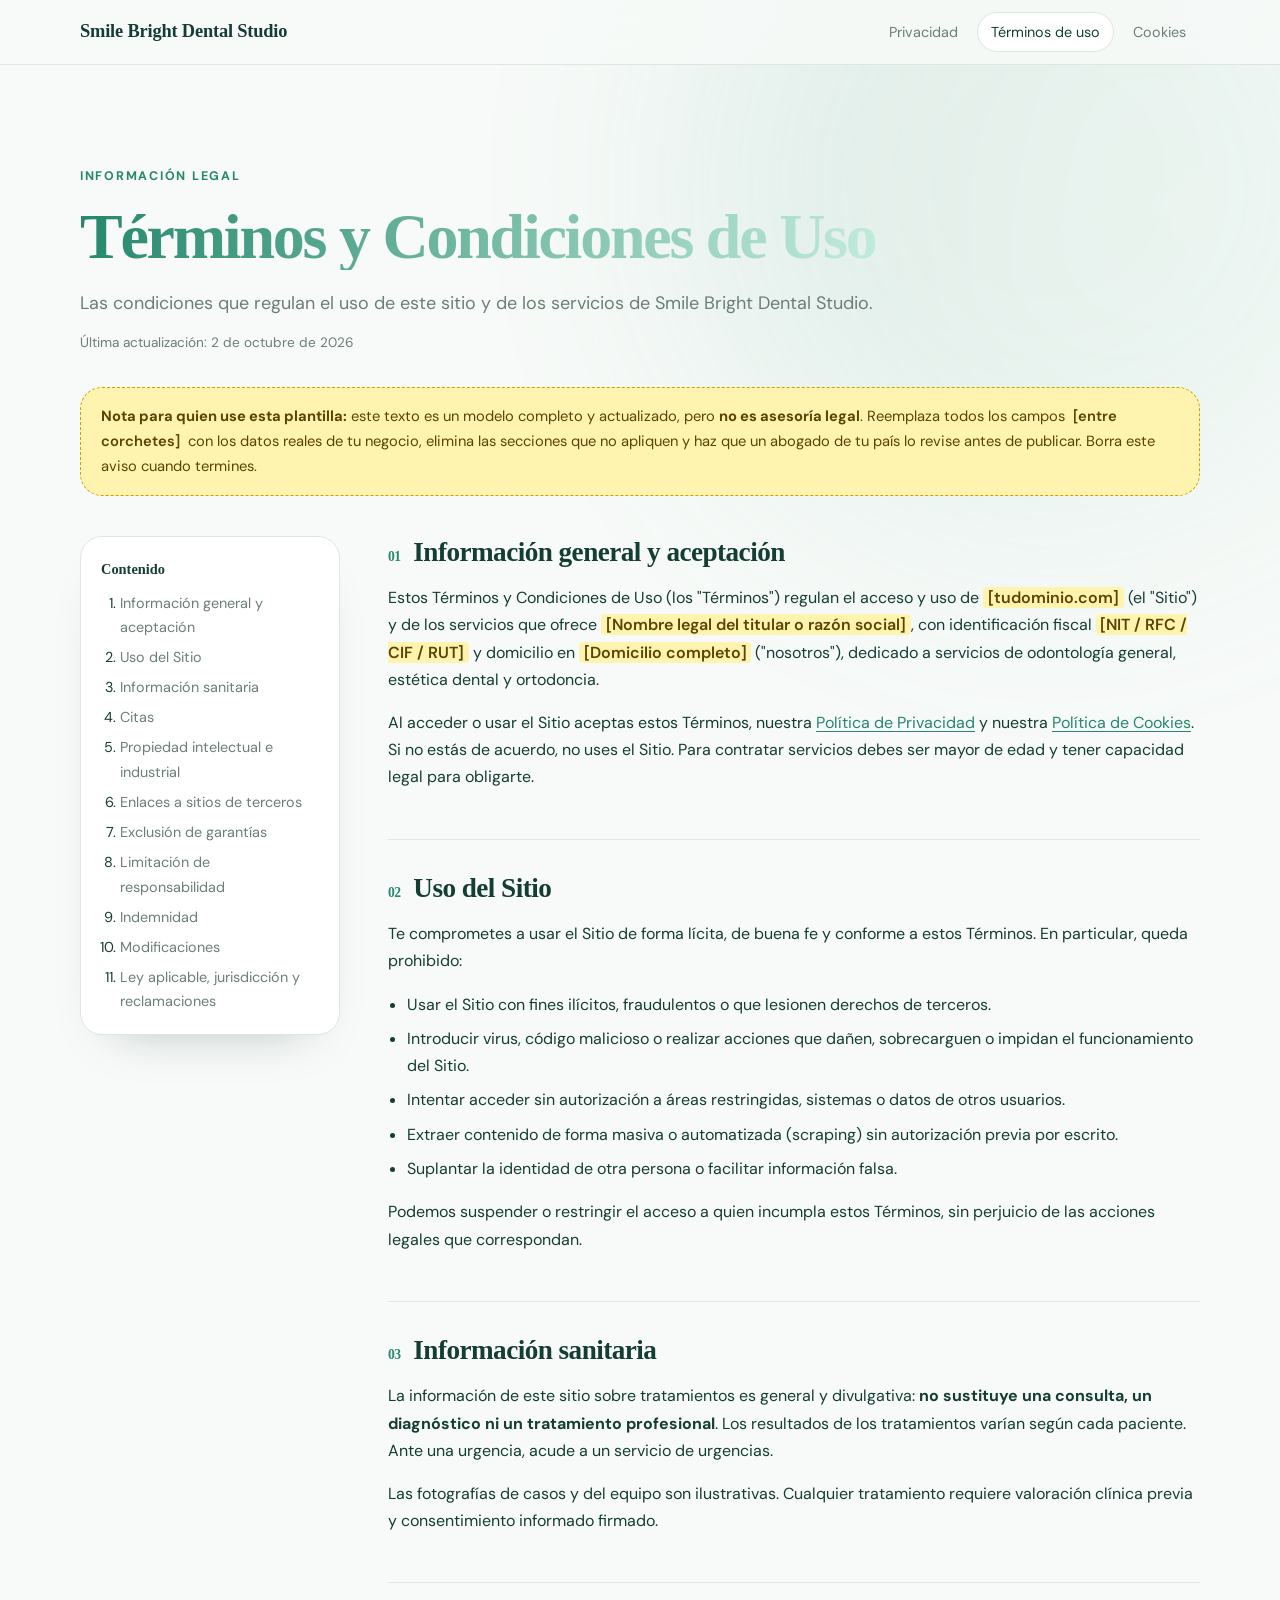
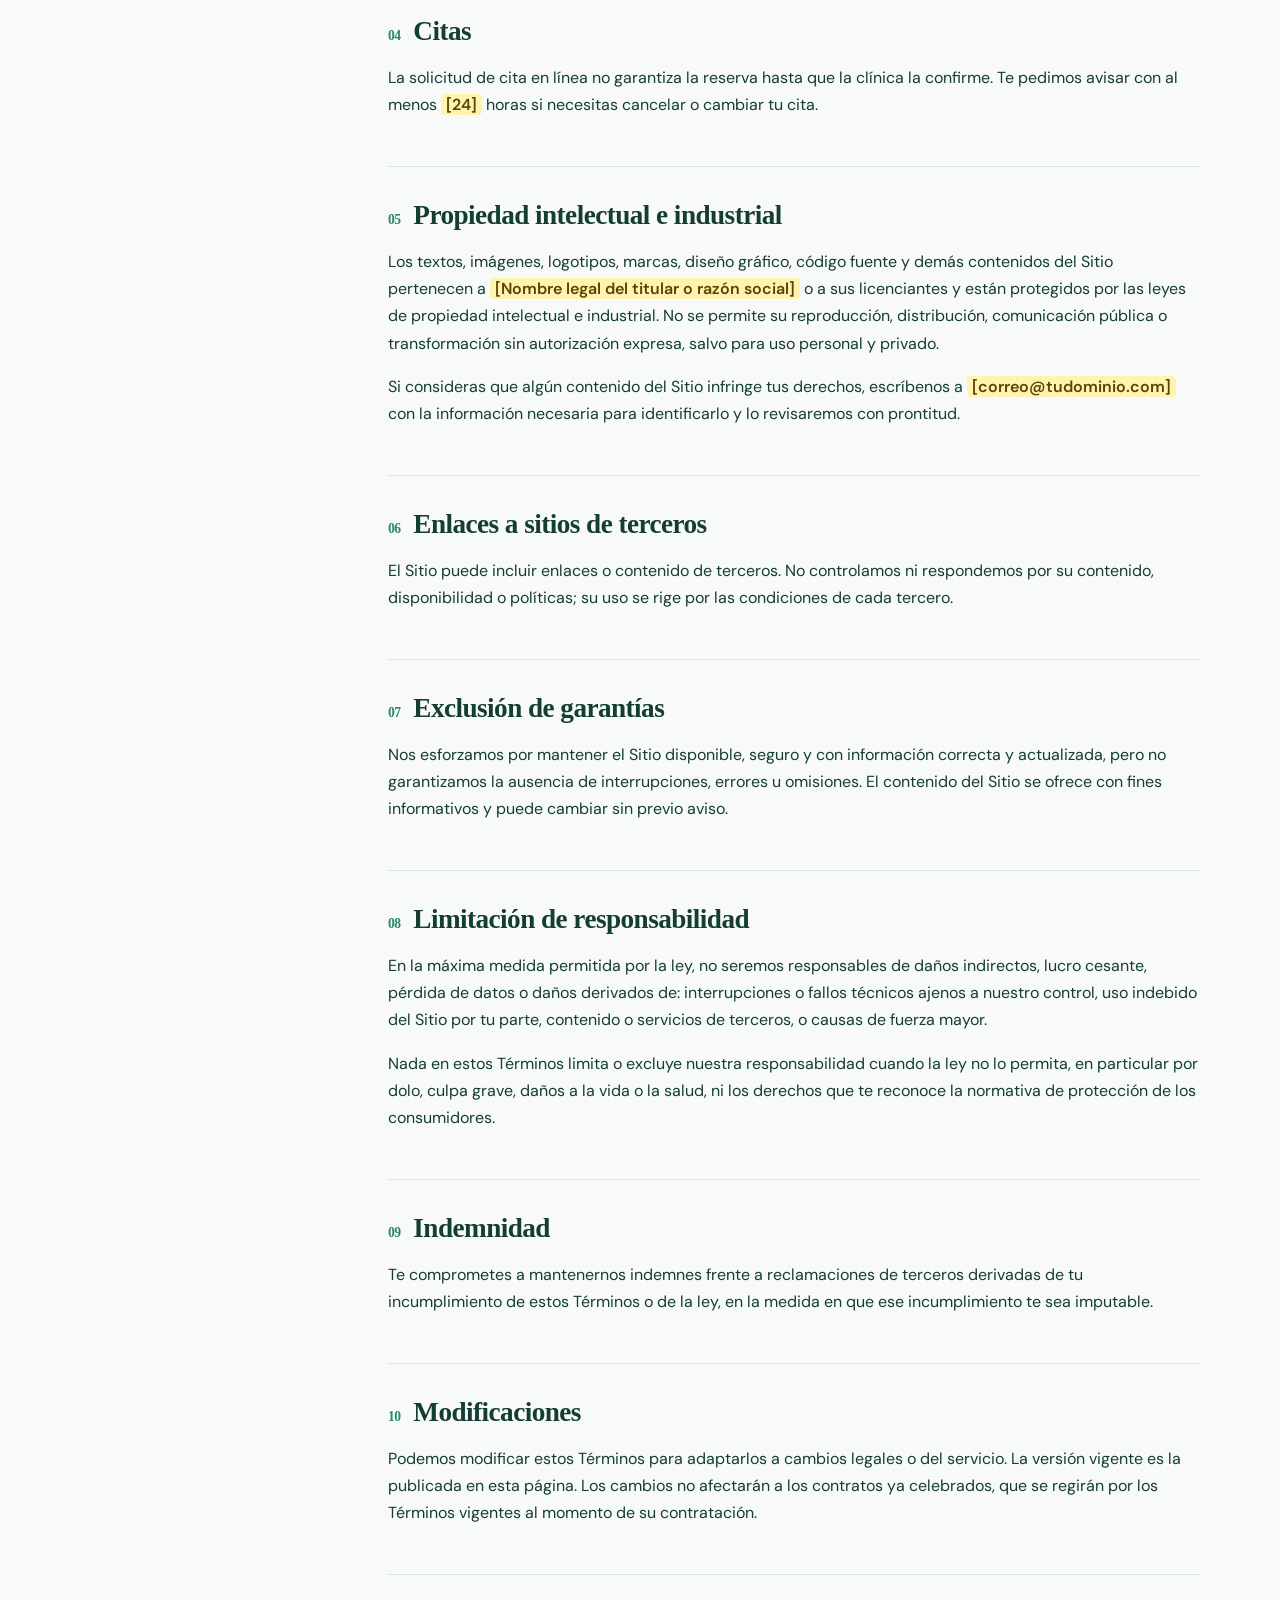
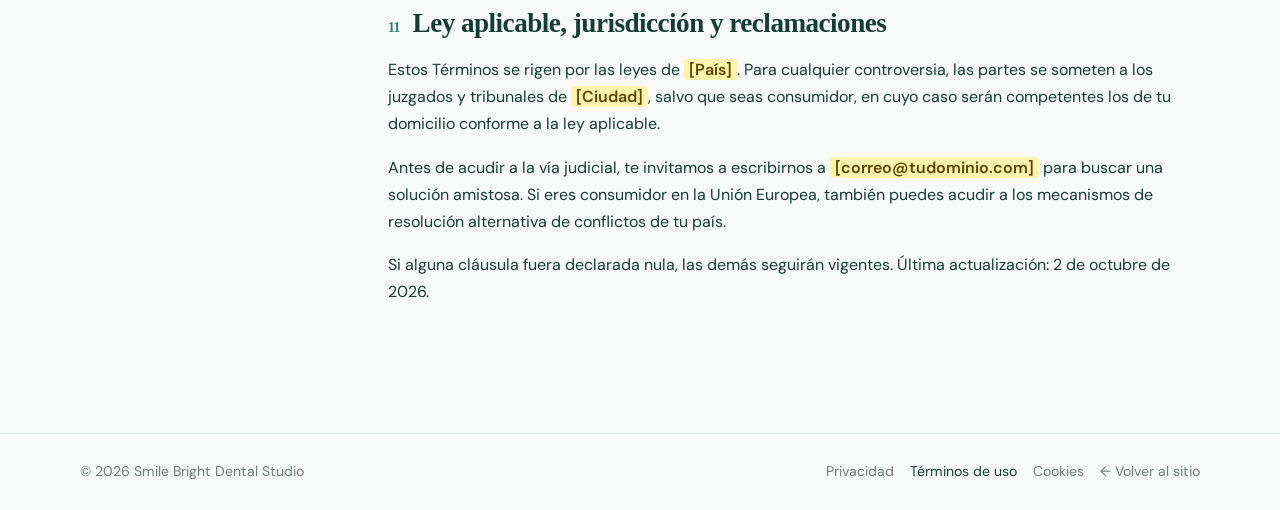
<file: terminos.html>
<!doctype html>
<html lang="es">
<head>
  <meta charset="utf-8">
  <meta name="viewport" content="width=device-width, initial-scale=1">
  <title>Términos y Condiciones de Uso · Smile Bright Dental Studio</title>
  <meta name="description" content="Las condiciones que regulan el uso de este sitio y de los servicios de Smile Bright Dental Studio.">
  <meta name="robots" content="index, follow">
  <link rel="icon" href="favicon.svg" type="image/svg+xml">
  <link rel="preconnect" href="https://fonts.googleapis.com"><link rel="preconnect" href="https://fonts.gstatic.com" crossorigin>
  <link href="https://fonts.googleapis.com/css2?family=DM+Sans:wght@400;500;700&display=swap" rel="stylesheet">
  <link href="legal.css" rel="stylesheet">
</head>
<body class="legal-page">
  <a class="skip" href="#main">Saltar al contenido</a>
  <header class="lg-top">
    <div class="lg-wrap lg-top-inner">
      <a class="lg-brand" href="index.html">Smile Bright Dental Studio</a>
      <nav class="lg-nav" aria-label="Páginas legales"><a href="privacidad.html">Privacidad</a><a href="terminos.html" aria-current="page">Términos de uso</a><a href="cookies.html">Cookies</a></nav>
    </div>
  </header>
  <main id="main" class="lg-wrap">
    <div class="lg-hero">
      <p class="lg-kicker">Información legal</p>
      <h1>Términos y Condiciones de Uso</h1>
      <p class="lg-lead">Las condiciones que regulan el uso de este sitio y de los servicios de Smile Bright Dental Studio.</p>
      <p class="lg-date">Última actualización: 2 de octubre de 2026</p>
    </div>
    <aside class="lg-note" role="note"><strong>Nota para quien use esta plantilla:</strong> este texto es un modelo completo y actualizado, pero <strong>no es asesoría legal</strong>. Reemplaza todos los campos <mark class="ph">[entre corchetes]</mark> con los datos reales de tu negocio, elimina las secciones que no apliquen y haz que un abogado de tu país lo revise antes de publicar. Borra este aviso cuando termines.</aside>
    <div class="lg-grid">
      <nav class="lg-toc" aria-label="Contenido"><p>Contenido</p><ol><li><a href="#s1">Información general y aceptación</a></li><li><a href="#s2">Uso del Sitio</a></li><li><a href="#s3">Información sanitaria</a></li><li><a href="#s4">Citas</a></li><li><a href="#s5">Propiedad intelectual e industrial</a></li><li><a href="#s6">Enlaces a sitios de terceros</a></li><li><a href="#s7">Exclusión de garantías</a></li><li><a href="#s8">Limitación de responsabilidad</a></li><li><a href="#s9">Indemnidad</a></li><li><a href="#s10">Modificaciones</a></li><li><a href="#s11">Ley aplicable, jurisdicción y reclamaciones</a></li></ol></nav>
      <article class="lg-body">
<section id="s1"><h2><span class="num">01</span>Información general y aceptación</h2>
<p>Estos Términos y Condiciones de Uso (los "Términos") regulan el acceso y uso de <mark class="ph">[tudominio.com]</mark> (el "Sitio") y de los servicios que ofrece <mark class="ph">[Nombre legal del titular o razón social]</mark>, con identificación fiscal <mark class="ph">[NIT / RFC / CIF / RUT]</mark> y domicilio en <mark class="ph">[Domicilio completo]</mark> ("nosotros"), dedicado a servicios de odontología general, estética dental y ortodoncia.</p>
<p>Al acceder o usar el Sitio aceptas estos Términos, nuestra <a href="privacidad.html">Política de Privacidad</a> y nuestra <a href="cookies.html">Política de Cookies</a>. Si no estás de acuerdo, no uses el Sitio. Para contratar servicios debes ser mayor de edad y tener capacidad legal para obligarte.</p>
</section>
<section id="s2"><h2><span class="num">02</span>Uso del Sitio</h2>
<p>Te comprometes a usar el Sitio de forma lícita, de buena fe y conforme a estos Términos. En particular, queda prohibido:</p>
<ul><li>Usar el Sitio con fines ilícitos, fraudulentos o que lesionen derechos de terceros.</li><li>Introducir virus, código malicioso o realizar acciones que dañen, sobrecarguen o impidan el funcionamiento del Sitio.</li><li>Intentar acceder sin autorización a áreas restringidas, sistemas o datos de otros usuarios.</li><li>Extraer contenido de forma masiva o automatizada (scraping) sin autorización previa por escrito.</li><li>Suplantar la identidad de otra persona o facilitar información falsa.</li></ul>
<p>Podemos suspender o restringir el acceso a quien incumpla estos Términos, sin perjuicio de las acciones legales que correspondan.</p>
</section>
<section id="s3"><h2><span class="num">03</span>Información sanitaria</h2>
<p>La información de este sitio sobre tratamientos es general y divulgativa: <strong>no sustituye una consulta, un diagnóstico ni un tratamiento profesional</strong>. Los resultados de los tratamientos varían según cada paciente. Ante una urgencia, acude a un servicio de urgencias.</p>
<p>Las fotografías de casos y del equipo son ilustrativas. Cualquier tratamiento requiere valoración clínica previa y consentimiento informado firmado.</p>
</section>
<section id="s4"><h2><span class="num">04</span>Citas</h2>
<p>La solicitud de cita en línea no garantiza la reserva hasta que la clínica la confirme. Te pedimos avisar con al menos <mark class="ph">[24]</mark> horas si necesitas cancelar o cambiar tu cita.</p>
</section>
<section id="s5"><h2><span class="num">05</span>Propiedad intelectual e industrial</h2>
<p>Los textos, imágenes, logotipos, marcas, diseño gráfico, código fuente y demás contenidos del Sitio pertenecen a <mark class="ph">[Nombre legal del titular o razón social]</mark> o a sus licenciantes y están protegidos por las leyes de propiedad intelectual e industrial. No se permite su reproducción, distribución, comunicación pública o transformación sin autorización expresa, salvo para uso personal y privado.</p>
<p>Si consideras que algún contenido del Sitio infringe tus derechos, escríbenos a <mark class="ph">[correo@tudominio.com]</mark> con la información necesaria para identificarlo y lo revisaremos con prontitud.</p>
</section>
<section id="s6"><h2><span class="num">06</span>Enlaces a sitios de terceros</h2>
<p>El Sitio puede incluir enlaces o contenido de terceros. No controlamos ni respondemos por su contenido, disponibilidad o políticas; su uso se rige por las condiciones de cada tercero.</p>
</section>
<section id="s7"><h2><span class="num">07</span>Exclusión de garantías</h2>
<p>Nos esforzamos por mantener el Sitio disponible, seguro y con información correcta y actualizada, pero no garantizamos la ausencia de interrupciones, errores u omisiones. El contenido del Sitio se ofrece con fines informativos y puede cambiar sin previo aviso.</p>
</section>
<section id="s8"><h2><span class="num">08</span>Limitación de responsabilidad</h2>
<p>En la máxima medida permitida por la ley, no seremos responsables de daños indirectos, lucro cesante, pérdida de datos o daños derivados de: interrupciones o fallos técnicos ajenos a nuestro control, uso indebido del Sitio por tu parte, contenido o servicios de terceros, o causas de fuerza mayor.</p>
<p>Nada en estos Términos limita o excluye nuestra responsabilidad cuando la ley no lo permita, en particular por dolo, culpa grave, daños a la vida o la salud, ni los derechos que te reconoce la normativa de protección de los consumidores.</p>
</section>
<section id="s9"><h2><span class="num">09</span>Indemnidad</h2>
<p>Te comprometes a mantenernos indemnes frente a reclamaciones de terceros derivadas de tu incumplimiento de estos Términos o de la ley, en la medida en que ese incumplimiento te sea imputable.</p>
</section>
<section id="s10"><h2><span class="num">10</span>Modificaciones</h2>
<p>Podemos modificar estos Términos para adaptarlos a cambios legales o del servicio. La versión vigente es la publicada en esta página. Los cambios no afectarán a los contratos ya celebrados, que se regirán por los Términos vigentes al momento de su contratación.</p>
</section>
<section id="s11"><h2><span class="num">11</span>Ley aplicable, jurisdicción y reclamaciones</h2>
<p>Estos Términos se rigen por las leyes de <mark class="ph">[País]</mark>. Para cualquier controversia, las partes se someten a los juzgados y tribunales de <mark class="ph">[Ciudad]</mark>, salvo que seas consumidor, en cuyo caso serán competentes los de tu domicilio conforme a la ley aplicable.</p>
<p>Antes de acudir a la vía judicial, te invitamos a escribirnos a <mark class="ph">[correo@tudominio.com]</mark> para buscar una solución amistosa. Si eres consumidor en la Unión Europea, también puedes acudir a los mecanismos de resolución alternativa de conflictos de tu país.</p>
<p>Si alguna cláusula fuera declarada nula, las demás seguirán vigentes. Última actualización: 2 de octubre de 2026.</p>
</section>
      </article>
    </div>
  </main>
  <footer class="lg-foot">
    <div class="lg-wrap lg-foot-inner">
      <span>© 2026 Smile Bright Dental Studio</span>
      <span class="lg-foot-links"><a href="privacidad.html">Privacidad</a><a href="terminos.html" aria-current="page">Términos de uso</a><a href="cookies.html">Cookies</a><a href="index.html">← Volver al sitio</a></span>
    </div>
  </footer>
</body>
</html>
</file>
<file: styles.css>
@import url('https://fonts.googleapis.com/css2?family=DM+Sans:wght@400;450;500;550;600;650;700&family=Manrope:wght@400;500;600;650;700;750;800&display=swap');
:root {
  --ink:#143d34; --muted:#6c7e77; --green:#25876c; --mint:#c6eedf;
  --paper:#f7faf8; --line:#dce7e0; --ease:cubic-bezier(.22,1,.36,1);
}
* { box-sizing:border-box; }
html { scroll-behavior:smooth; scroll-padding-top:145px; }
body { margin:0; color:var(--ink); background:var(--paper); font:14px/1.75 'DM Sans',sans-serif; }
body.modal-open { overflow:hidden; }
a { color:inherit; text-decoration:none; }
button,input,select { font:inherit; }
button { cursor:pointer; color:inherit; border:0; }
button,a { -webkit-tap-highlight-color:transparent; touch-action:manipulation; }
button:focus-visible,a:focus-visible,input:focus-visible,select:focus-visible,summary:focus-visible { outline:3px solid #31a885; outline-offset:5px; }
svg { width:22px; height:22px; fill:none; stroke:currentColor; stroke-width:1.6; stroke-linecap:round; stroke-linejoin:round; flex-shrink:0; }
img { display:block; max-width:100%; object-fit:cover; }
h1,h2,h3,p { margin-top:0; }
h1,h2,h3 { font-family:'Manrope',sans-serif; }
h2 { font-size:clamp(32px,3.6vw,49px); line-height:1.19; font-weight:600; letter-spacing:-2px; margin-bottom:25px; }
h2>span { color:#55987f; }
h3 { font-size:21px; line-height:1.35; letter-spacing:-.8px; font-weight:650; }
p { margin-bottom:20px; }
::selection { background:#b3e6d2; }
.container { width:min(1230px,calc(100% - 112px)); margin-inline:auto; }
.symbols { position:absolute; width:0; height:0; overflow:hidden; }
.skip { position:fixed; left:15px; top:-100px; padding:10px 20px; background:var(--mint); z-index:100; }
.skip:focus { top:10px; }
.button { display:inline-flex; justify-content:center; align-items:center; gap:24px; padding:15px 23px; border-radius:7px; font-size:12px; font-weight:600; line-height:1.5; transition:transform .35s var(--ease),box-shadow .35s,background .3s; }
.button svg { width:18px; height:18px; transition:transform .3s var(--ease); }
.button:hover { transform:translateY(-3px); }
.button:hover svg { transform:translate(3px,-2px); }
.button-dark { color:#fff; background:var(--ink); }
.button-dark:hover { background:#22634e; box-shadow:0 8px 22px #123e3525; }
.button-plain { padding-inline:0; background:transparent; font-size:11px; gap:10px; }
.button-white { background:#fff; color:var(--ink); }
.button-white:hover { background:#daf4e7; }
.eyebrow { font-size:9px; font-weight:700; letter-spacing:1.8px; color:var(--green); margin-bottom:23px; display:flex; align-items:center; gap:8px; }
.live-dot { display:inline-block; height:6px; width:6px; border-radius:50%; background:#3c9f7c; box-shadow:0 0 0 4px #3c9f7c12; flex-shrink:0; }
.header { position:sticky; top:0; z-index:30; background:#f7faf8f2; backdrop-filter:blur(18px); }
.free-bar { background:var(--ink); color:#e6f4ec; font-size:10px; }
.free-bar .container { height:33px; display:flex; align-items:center; justify-content:space-between; gap:16px; }
.free-bar b { font-size:8px; letter-spacing:1px; padding:2px 7px; border-radius:3px; background:#d6f9b7; color:#214630; margin-right:8px; }
.free-bar a { display:flex; gap:8px; align-items:center; }
.free-bar a:hover { color:#ccf9a2; }
.free-bar svg { width:13px; height:13px; }
.license { opacity:.65; margin-left:5px; }
.nav { display:flex; align-items:center; justify-content:space-between; gap:25px; height:91px; }
.brand { display:inline-flex; align-items:center; font-family:'Manrope',sans-serif; font-size:23px; letter-spacing:-1px; font-weight:800; line-height:1.15; }
.brand-icon { display:grid; place-items:center; width:40px; height:44px; margin-right:10px; border-radius:12px; background:#e1f0e7; }
.brand-icon svg { width:28px; height:28px; stroke-width:1.4; }
.brand-light { font-weight:450; }
.brand small { display:block; font-family:'DM Sans',sans-serif; font-size:7px; letter-spacing:3.6px; font-weight:500; margin-top:7px; }
.nav nav { display:flex; gap:29px; }
.nav nav a { font-size:11px; color:#698074; padding:9px 0; position:relative; }
.nav nav a:after { content:''; position:absolute; width:100%; height:2px; bottom:0; left:0; background:var(--green); transform:scaleX(0); transform-origin:left; transition:transform .3s; }
.nav nav a:hover:after,.nav nav a.active:after { transform:scaleX(1); }
.nav nav a.active { color:var(--ink); }
.nav-book { font-size:11px; padding:13px 20px; }
.menu { display:none; }
.scroll-progress { position:absolute; bottom:0; left:0; width:100%; height:2px; background:linear-gradient(90deg,#448c70,#97d8c2); transform:scaleX(0); transform-origin:left; }
.hero { position:relative; display:grid; grid-template-columns:1.08fr 1fr; align-items:center; gap:54px; padding-top:43px; padding-bottom:61px; min-height:650px; }
.hero-glow { border-radius:50%; filter:blur(22px); pointer-events:none; position:absolute; inset:-15% -4% -4% -4%; z-index:-1; background:radial-gradient(ellipse at 70% 45%,#c0eddd88,transparent 64%),radial-gradient(ellipse at 10% 25%,#e5edd5aa,transparent 60%); }
.hero-copy { padding-bottom:8px; animation:rise 1s var(--ease) both; }
.hero h1 { position:relative; font-size:clamp(48px,5.6vw,78px); line-height:1.11; letter-spacing:-4px; font-weight:600; margin-bottom:26px; }
.gradient-text { background:linear-gradient(110deg,#2c785e,#65ba98 75%,#abc58c); color:transparent; background-clip:text; -webkit-background-clip:text; }
.title-spark { width:44px; height:44px; color:#7dad84; position:absolute; bottom:18px; margin-left:18px; stroke-width:1.1; animation:sparkle 7s ease-in-out infinite; }
.hero-description { color:var(--muted); max-width:400px; font-size:13px; line-height:1.9; margin-bottom:28px; }
.hero-actions { display:flex; flex-wrap:wrap; align-items:center; gap:12px 20px; }
.hero-trust { display:flex; gap:12px; align-items:center; margin-top:35px; }
.avatars { display:flex; padding-left:6px; }
.avatars img { width:36px; height:36px; border:2px solid var(--paper); margin-left:-6px; border-radius:50%; object-position:50% 30%; }
.hero-trust p { margin:0; font-size:9px; }
.hero-trust strong,.hero-trust p>span { display:block; }
.hero-trust p>span { color:var(--muted); font-size:8px; }
.hero-visual { position:relative; padding:0 0 18px; animation:rise 1.2s .15s var(--ease) both; }
.hero-photo { position:relative; width:100%; height:466px; border-radius:130px 18px 90px 18px; overflow:hidden; padding:0; background:#d7e9e0; }
.hero-photo img { width:100%; height:100%; object-position:56% center; }
.photo-zoom { cursor:zoom-in; isolation:isolate; }
.photo-zoom img { transition:transform 1.2s var(--ease),filter .6s; }
.photo-zoom:hover img { transform:scale(1.09); filter:saturate(1.08); }
.zoom-hint { position:absolute; display:grid; place-items:center; width:36px; height:36px; right:17px; bottom:17px; color:var(--ink); background:#ffffffe8; border-radius:50%; opacity:0; transform:translateY(10px); transition:opacity .3s,transform .3s; }
.photo-zoom:hover .zoom-hint,.photo-zoom:focus-visible .zoom-hint { opacity:1; transform:translateY(0); }
.zoom-hint svg { width:17px; height:17px; }
.orbit { position:absolute; border:1px solid #afd6c4; border-radius:50%; pointer-events:none; }
.orbit-one { width:330px; height:330px; top:-20px; right:-20px; }
.orbit-two { width:180px; height:180px; bottom:0; left:-30px; }
.floating-card { position:absolute; background:#ffffffec; box-shadow:0 12px 40px #183d3012; backdrop-filter:blur(12px); border:1px solid #fff; border-radius:12px; }
.care-card { left:-39px; bottom:67px; padding:17px 19px; display:flex; align-items:center; gap:12px; animation:float 7s ease-in-out infinite; }
.round-icon { display:grid; place-items:center; width:38px; height:38px; border-radius:50%; color:var(--green); background:#edf7ee; }
.care-card strong,.care-card div>span { display:block; font-size:11px; }
.care-card div>span { color:var(--muted); font-size:9px; margin-top:2px; }
.tiny-check { color:var(--green); font-size:13px; margin-left:12px; }
.smile-card { top:32px; right:-24px; padding:17px 20px; display:flex; flex-direction:column; align-items:center; transform:rotate(7deg); }
.smile-card svg { color:#599b7a; height:28px; width:28px; margin-bottom:8px; }
.smile-card strong { font-size:11px; }
.smile-card>span { font-size:9px; color:var(--muted); }
.photo-caption { display:flex; align-items:center; gap:9px; padding:20px 3px 0; font-size:7px; letter-spacing:1.5px; }
.photo-caption>span:last-child { margin-left:auto; color:var(--muted); }
.benefits { display:flex; justify-content:space-between; align-items:center; gap:24px; padding:26px 0; border-top:1px solid var(--line); border-bottom:1px solid var(--line); font-size:10px; }
.benefits>span { display:flex; gap:10px; align-items:center; }
.benefits svg { width:19px; height:19px; color:var(--green); }
.benefits a { font-size:10px; }
.benefits a>span { font-size:19px; margin-left:10px; }
.section { padding-top:92px; padding-bottom:92px; }
.section-heading { display:flex; justify-content:space-between; align-items:flex-end; gap:40px; margin-bottom:42px; }
.section-heading h2 { margin:0; }
.section-heading>p { color:var(--muted); font-size:12px; margin-bottom:5px; }
.service-grid { display:grid; grid-template-columns:repeat(3,minmax(0,1fr)); gap:23px; }
.service-card { border:1px solid var(--line); background:#fff; border-radius:13px; overflow:hidden; transition:transform .5s var(--ease),box-shadow .5s,border-color .5s; }
.service-card:hover { transform:translateY(-9px); box-shadow:0 22px 35px #214e3510; border-color:#a8cdb9; }
.service-image { position:relative; padding:0; width:100%; height:234px; overflow:hidden; display:block; background:#e0eee4; }
.service-image img { width:100%; height:100%; }
.image-label { position:absolute; left:16px; top:16px; padding:5px 9px; border-radius:4px; background:#ffffffdf; font-size:8px; letter-spacing:1px; }
.service-body { padding:24px; }
.service-title { display:flex; align-items:center; justify-content:space-between; gap:10px; }
.service-title h3 { font-size:20px; margin-bottom:13px; }
.service-title svg { color:#75a48c; width:25px; height:25px; margin-bottom:13px; }
.service-body p { font-size:12px; color:var(--muted); line-height:1.85; margin-bottom:23px; }
.text-link { display:inline-flex; align-items:center; justify-content:space-between; gap:25px; background:transparent; border:0; padding:0 0 4px; font-size:11px; font-weight:600; }
.text-link svg { width:18px; height:18px; transition:transform .3s; }
.text-link:hover svg { transform:translate(4px,-3px); }
.service-body .text-link { border-top:1px solid var(--line); padding-top:17px; width:100%; }
.about { background:linear-gradient(110deg,#e9f3ec,#f0f8f1 45%,#e2f2e9); overflow:hidden; }
.about-grid { display:grid; grid-template-columns:1fr 1fr; align-items:center; gap:95px; }
.about-visual { position:relative; padding:0 27px 32px 0; }
.about-photo { display:block; padding:0; width:100%; height:480px; border-radius:14px 100px 14px 14px; overflow:hidden; }
.about-photo img { width:100%; height:100%; object-position:40% center; }
.scroll-image img { transform:scale(var(--image-scale,1)); will-change:transform; }
.scroll-image:hover img { transform:scale(calc(var(--image-scale,1) + .06)); }
.experience { position:absolute; bottom:0; right:0; padding:25px 28px; border-radius:12px; color:#fff; background:linear-gradient(120deg,#124738,#30795b); box-shadow:0 10px 25px #164d3320; }
.experience strong { font:500 60px/1.1 'Manrope',sans-serif; letter-spacing:-3px; }
.experience strong>span { font-size:35px; color:#bce9c5; }
.experience p { font-size:7px; letter-spacing:1.4px; margin:9px 0 0; }
.visual-note { position:absolute; bottom:0; left:0; font-size:7px; letter-spacing:1.2px; color:var(--muted); }
.about-copy>p:not(.eyebrow) { color:var(--muted); font-size:12px; line-height:1.9; }
.check-list { display:flex; flex-direction:column; gap:10px; font-size:11px; margin:25px 0 28px; }
.check-list>span { display:flex; gap:10px; align-items:center; }
.check-list svg { width:18px; height:18px; padding:2px; background:#d4e8d8; border-radius:50%; }
.steps { display:grid; grid-template-columns:repeat(3,1fr); gap:55px; }
.step { border-top:1px solid #cee0d4; padding-top:22px; }
.step-number { display:grid; place-items:center; width:42px; height:42px; font-size:12px; border-radius:50%; background:linear-gradient(135deg,#e0eee3,#d5eedd); margin-bottom:20px; }
.step h3 { font-size:19px; margin-bottom:10px; }
.step p { color:var(--muted); font-size:12px; max-width:290px; margin:0; }
.immersive { position:relative; min-height:470px; display:flex; align-items:center; overflow:hidden; isolation:isolate; }
.immersive-image { position:absolute; inset:0; z-index:-3; }
.immersive-image img { width:100%; height:100%; object-position:center 55%; }
.immersive-shade { position:absolute; inset:0; z-index:-2; background:linear-gradient(90deg,#0b3229eb,#1b4f3fb0 48%,#204b3d35); }
.immersive-copy { color:#fff; padding-block:70px; }
.immersive-copy .eyebrow { color:#cae8bd; }
.immersive-copy h2 { font-size:54px; font-weight:500; }
.immersive-copy h2 em { font-family:Georgia,serif; color:#c4e0b2; font-weight:400; }
.immersive-label { position:absolute; bottom:25px; right:40px; font-size:7px; letter-spacing:1.5px; color:#e5f5dd; }
.team-grid { display:grid; grid-template-columns:repeat(3,minmax(0,1fr)); gap:27px; }
.team-photo { position:relative; height:340px; overflow:hidden; border-radius:12px; background:#dce8e0; }
.team-photo img { width:100%; height:100%; object-position:center 25%; transition:transform .9s var(--ease),filter .6s; }
.team-card:hover img { transform:scale(1.075); filter:saturate(1.1); }
.team-photo:after { content:''; position:absolute; inset:50% 0 0; background:linear-gradient(transparent,#1a392966); }
.team-photo>span { position:absolute; left:20px; bottom:18px; z-index:1; color:#fff; font-size:8px; letter-spacing:1.2px; }
.team-card>div:last-child { position:relative; padding:20px 45px 0 0; }
.team-card h3 { font-size:19px; margin-bottom:4px; }
.team-card p { color:var(--muted); font-size:11px; margin:0; }
.circle-button { display:inline-grid; place-items:center; border:1px solid #cdded2; background:transparent; width:37px; height:37px; border-radius:50%; transition:background .3s,transform .3s; }
.circle-button:hover { background:#cee9d7; transform:rotate(8deg); }
.circle-button svg { width:17px; height:17px; }
.team-card .circle-button { position:absolute; right:0; top:24px; }
.demo-caption { font-size:9px; color:var(--muted); margin:25px 0 0; }
.testimonials { padding:75px 0; background:radial-gradient(ellipse at 10% 0%,#dfefd5,transparent 65%),linear-gradient(110deg,#eef7ec,#e5f4ec); }
.testimonial-grid { display:grid; grid-template-columns:1fr 1fr; align-items:center; gap:80px; }
.testimonial-grid h2 { font-size:42px; }
.quote-controls { display:flex; gap:10px; align-items:center; margin-top:32px; }
.quote-controls>span { color:var(--muted); margin-left:10px; font-size:10px; letter-spacing:1px; }
.reverse { transform:rotate(180deg); }
.quote-card { background:#ffffffbd; padding:30px 34px; border:1px solid #fff; border-radius:14px; }
.quote-top { display:flex; justify-content:space-between; align-items:center; height:40px; }
.quote-top>span:first-child { letter-spacing:4px; font-size:12px; color:#488362; }
.quote-mark { font:70px/1 Georgia,serif; color:#a2c0a0; padding-top:26px; }
blockquote { font-size:20px; line-height:1.65; font-weight:450; letter-spacing:-.4px; margin:15px 0 25px; min-height:132px; }
.quote-person { display:flex; align-items:center; gap:12px; }
.quote-person>span { background:#e1eedb; border-radius:50%; width:36px; height:36px; display:grid; place-items:center; font-size:10px; }
.quote-person strong,.quote-person small { display:block; font-size:10px; }
.quote-person small { color:var(--muted); font-size:8px; }
.quote-person>svg { margin-left:auto; width:19px; height:19px; color:#8aa589; }
.faq { display:grid; grid-template-columns:.8fr 1.2fr; gap:100px; }
.faq-intro>p:not(.eyebrow) { font-size:12px; color:var(--muted); }
.faq-list details { border-bottom:1px solid var(--line); }
.faq-list details:first-child { border-top:1px solid var(--line); }
.faq-list summary { padding:22px 0; display:flex; justify-content:space-between; gap:20px; cursor:pointer; font-size:13px; font-weight:500; list-style:none; }
.faq-list summary::-webkit-details-marker { display:none; }
.faq-list summary>span { font-size:21px; line-height:1; color:#5c9778; transition:transform .3s; }
.faq-list details[open] summary>span { transform:rotate(45deg); }
.faq-list details p { font-size:12px; color:var(--muted); padding-right:30px; animation:rise .4s var(--ease); }
.faq-list details a { text-decoration:underline; color:var(--green); }
.contact { position:relative; border-radius:18px; padding:56px 65px; overflow:hidden; isolation:isolate; background:radial-gradient(ellipse at 80% 50%,#54927466,transparent 65%),linear-gradient(120deg,#133d31,#2a674f); color:#fff; display:flex; justify-content:space-between; align-items:center; }
.contact-copy .eyebrow { color:#c9e3b7; }
.contact h2 { font-size:47px; font-weight:500; }
.contact h2 em { font-family:Georgia,serif; color:#d1eac1; }
.contact-copy>p:not(.eyebrow) { color:#bbd4c4; font-size:12px; }
.contact-note { display:block; font-size:8px; color:#d3e6d9; margin-top:13px; }
.contact-graphic { position:relative; height:200px; width:240px; display:grid; place-items:center; }
.contact-graphic>svg { height:160px; width:160px; stroke-width:.6; color:#d8edc5; transform:rotate(-12deg); animation:float 8s ease-in-out infinite; }
.graphic-spark { position:absolute; font-size:65px; right:0; top:0; color:#bce09c; }
.contact-orbit { position:absolute; width:470px; height:470px; border:1px solid #b3ddb025; border-radius:50%; right:-30px; top:-15px; z-index:-1; }
.contact-orbit:after { content:''; position:absolute; inset:35px; border:1px solid #b3ddb020; border-radius:50%; }
.opensource { padding-block:58px; display:flex; align-items:center; justify-content:space-between; gap:35px; }
.free-pill { background:#e2f0db; font-size:8px; font-weight:700; letter-spacing:1px; padding:5px 8px; border-radius:4px; }
.opensource h3 { margin:15px 0 8px; font-size:22px; }
.opensource p { font-size:11px; color:var(--muted); margin:0; }
.opensource .button { flex-shrink:0; gap:15px; }
.footer { border-top:1px solid var(--line); background:#edf3ee; padding:45px 0 22px; }
.footer-top { display:grid; grid-template-columns:1.6fr 1fr 1fr 1.4fr; gap:45px; padding-bottom:36px; }
.footer-top>div>strong { font-size:11px; display:block; margin-bottom:16px; }
.footer-top>div>a:not(.brand) { display:block; font-size:10px; color:var(--muted); margin-bottom:8px; }
.footer-top>div>a:hover { color:var(--green); }
.footer-top p { font-size:10px; color:var(--muted); margin:15px 0 0; }
.footer-top .back-top { margin-top:14px; }
.footer-bottom { border-top:1px solid var(--line); padding-top:20px; display:flex; justify-content:space-between; gap:25px; font-size:8px; color:var(--muted); }
dialog { border:1px solid #d6e4d8; border-radius:18px; color:var(--ink); background:var(--paper); width:calc(100% - 36px); max-width:540px; max-height:90dvh; padding:42px; box-shadow:0 35px 100px #071d3050; }
dialog::backdrop { background:#0a211bc4; backdrop-filter:blur(8px); }
dialog[open] { animation:dialogIn .4s var(--ease); }
.dialog-close { position:absolute; top:13px; right:13px; background:#fffffff2; z-index:2; }
dialog h2 { font-size:34px; }
dialog>p:not(.eyebrow) { font-size:12px; color:var(--muted); }
#image-dialog { max-width:1100px; padding:8px; background:#10281f; color:#fff; border:0; }
#expanded-image { max-height:78dvh; width:100%; object-fit:contain; border-radius:12px; }
#image-caption { text-align:center; margin:12px; font-size:12px; color:#fff; }
#booking-form label { display:block; font-size:11px; margin:15px 0 7px; }
#booking-form input,#booking-form select { width:100%; padding:12px 14px; border:1px solid #d7e2d8; border-radius:6px; color:var(--ink); background:#fff; font-size:14px; }
#booking-form>.button { width:100%; margin-top:24px; }
#booking-result { background:#e2f0df; padding:15px; border-radius:6px; margin-top:16px; font-size:12px; }
.reveal { transition:opacity .85s var(--ease),transform .85s var(--ease); }
.reveal.pending { opacity:0; transform:translateY(35px); }
.reveal.visible { opacity:1; transform:translateY(0); }
.service-card.visible:hover { transform:translateY(-9px); }
.service-grid>.reveal:nth-child(2),.team-grid>.reveal:nth-child(2),.steps>.reveal:nth-child(2) { transition-delay:90ms; }
.service-grid>.reveal:nth-child(3),.team-grid>.reveal:nth-child(3),.steps>.reveal:nth-child(3) { transition-delay:180ms; }
@keyframes rise { from { opacity:0; transform:translateY(22px); } to { opacity:1; transform:translateY(0); } }
@keyframes float { 50% { translate:0 -10px; } }
@keyframes sparkle { 50% { transform:rotate(35deg) scale(.85); } }
@keyframes dialogIn { from { opacity:0; transform:translateY(22px) scale(.97); } to { opacity:1; transform:none; } }
@media(min-width:1450px) { .hero { min-height:710px; }.hero-photo { height:520px; } }
@media(max-width:1100px) {
  .container { width:calc(100% - 72px); }.nav nav { gap:20px; }.hero { gap:35px; min-height:610px; }.hero h1 { font-size:61px; }.hero-photo { height:430px; }.title-spark { width:32px; height:32px; margin-left:10px; }.hero-actions { gap:14px; }.hero-actions>.button-plain { font-size:10px; }.smile-card { right:-15px; }.care-card { left:-20px; padding:14px; }.hero-description { font-size:12px; }.about-grid { gap:55px; }.service-body { padding:20px; }.service-title h3 { font-size:18px; }.team-photo { height:310px; }.testimonial-grid { gap:45px; }.testimonial-grid h2 { font-size:37px; }.faq { gap:65px; }.footer-top { gap:25px; }.contact { padding:50px; }.contact h2 { font-size:43px; }
}
@media(max-width:850px) {
  .container { width:calc(100% - 48px); }.nav { height:80px; gap:20px; }.nav-book { display:none; }.nav nav { gap:22px; }.hero { gap:30px; min-height:555px; padding-top:30px; padding-bottom:40px; }.hero h1 { font-size:49px; letter-spacing:-2.8px; }.hero .eyebrow { font-size:7px; letter-spacing:1.3px; }.title-spark { width:25px; height:25px; bottom:13px; margin-left:8px; }.hero-photo { height:375px; border-radius:90px 15px 60px 15px; }.hero-description { font-size:11px; }.hero-trust { margin-top:25px; }.hero-trust p>span { display:none; }.care-card { left:-15px; bottom:60px; gap:8px; padding:11px; }.care-card strong { font-size:9px; }.care-card div>span { font-size:7px; }.tiny-check { margin-left:3px; }.round-icon { width:29px; height:29px; }.round-icon svg { width:18px; height:18px; }.smile-card { right:-8px; top:24px; padding:12px; }.smile-card strong { font-size:9px; }.smile-card>span { font-size:8px; }.benefits { gap:16px; font-size:9px; }.benefits>a { display:none; }.section { padding-block:65px; }h2 { font-size:35px; }.section-heading>p { font-size:11px; max-width:260px; }.service-grid { gap:16px; }.service-image { height:185px; }.service-body { padding:17px; }.service-title h3 { font-size:16px; }.service-title>svg { width:19px; height:19px; }.service-body p { font-size:11px; }.service-body .text-link { font-size:9px; gap:8px; }.about-grid { gap:40px; }.about-photo { height:420px; }.experience { padding:20px; }.experience strong { font-size:48px; }.visual-note { font-size:5px; }.steps { gap:30px; }.immersive-copy h2 { font-size:45px; }.immersive { min-height:420px; }.team-photo { height:260px; }.team-card h3 { font-size:16px; }.team-card p { font-size:9px; }.team-grid { gap:20px; }.team-card .circle-button { width:30px; height:30px; }.team-photo>span { left:14px; font-size:7px; }.testimonial-grid h2 { font-size:32px; }.quote-card { padding:24px; }blockquote { font-size:18px; min-height:180px; }.faq { gap:45px; }.contact { padding:40px; }.contact h2 { font-size:36px; }.contact-graphic { width:180px; }.contact-graphic>svg { width:130px; height:130px; }.opensource h3 { font-size:18px; }.opensource .button { font-size:10px; gap:10px; }.footer-top { grid-template-columns:1.4fr 1fr 1fr; }.footer-top>div:last-child { display:none; }
}
@media(max-width:600px) {
  html { scroll-padding-top:120px; }.container { width:calc(100% - 40px); }.free-bar .container { height:34px; width:calc(100% - 26px); font-size:8px; gap:8px; }.free-bar b { padding:2px 5px; font-size:7px; margin-right:4px; }.free-bar .license { display:none; }.free-bar a { gap:5px; white-space:nowrap; }.free-bar svg { width:12px; height:12px; }.nav { height:74px; }.brand { font-size:21px; }.brand-icon { width:34px; height:39px; margin-right:8px; }.brand small { font-size:6px; letter-spacing:3.5px; }.nav nav { display:none; position:absolute; top:108px; left:0; right:0; padding:15px 24px 22px; background:var(--paper); border-bottom:1px solid var(--line); box-shadow:0 15px 25px #193f2010; }.nav nav.open { display:flex; flex-direction:column; gap:5px; }.nav nav a { font-size:14px; padding:10px; }.nav nav a:after { width:25px; left:10px; }.menu { display:flex; flex-direction:column; align-items:center; justify-content:center; gap:6px; width:40px; height:40px; background:transparent; }.menu span { width:23px; height:1.5px; background:var(--ink); transition:transform .3s; }.menu[aria-expanded=true] span:first-child { transform:translateY(3.75px) rotate(45deg); }.menu[aria-expanded=true] span:last-child { transform:translateY(-3.75px) rotate(-45deg); }
  .hero { display:flex; flex-direction:column; gap:35px; padding:36px 0 30px; min-height:0; }.hero-glow { inset:0 -15px; }.hero-copy { width:100%; padding:0; }.hero .eyebrow { font-size:7px; letter-spacing:1.2px; margin-bottom:23px; }.hero h1 { font-size:clamp(43px,12vw,68px); letter-spacing:-2.7px; line-height:1.12; margin-bottom:21px; }.title-spark { width:30px; height:30px; margin-left:16px; bottom:13px; }.hero-description { font-size:12px; max-width:360px; line-height:1.85; margin-bottom:23px; }.hero-actions { gap:12px; }.hero-actions>.button { font-size:11px; }.hero-actions>.button-plain { padding:4px 0; font-size:10px; }.hero-trust { margin-top:22px; }.hero-trust p>span { display:block; font-size:7px; }.hero-trust strong { font-size:8px; }.avatars img { width:32px; height:32px; }.hero-visual { width:100%; padding:0 10px 15px; }.hero-photo { height:360px; border-radius:95px 15px 75px 15px; }.orbit-one { width:260px; height:260px; right:0; top:-12px; }.orbit-two { width:140px; height:140px; left:0; }.care-card { bottom:63px; left:0; padding:14px; }.care-card strong { font-size:10px; }.care-card div>span { font-size:8px; }.smile-card { top:25px; right:0; padding:14px; }.smile-card strong { font-size:10px; }.smile-card>span { font-size:8px; }.photo-caption { font-size:6px; }.benefits { display:grid; grid-template-columns:1fr; gap:15px; padding-block:24px; font-size:11px; }.benefits>span { gap:12px; }.benefits svg { width:19px; height:19px; }
  .section { padding-block:55px; }.eyebrow { font-size:7px; letter-spacing:1.5px; margin-bottom:17px; }h2 { font-size:35px; letter-spacing:-1.6px; }.section-heading { display:block; margin-bottom:30px; }.section-heading>p { font-size:12px; margin:18px 0 0; max-width:100%; }.section-heading>.text-link { margin-top:18px; }.service-grid { grid-template-columns:1fr; gap:25px; }.service-image { height:235px; }.service-body { padding:24px; }.service-title h3 { font-size:22px; }.service-title>svg { width:24px; height:24px; }.service-body p { font-size:12px; }.service-body .text-link { font-size:11px; }.zoom-hint { opacity:1; transform:none; width:30px; height:30px; }.image-label { font-size:8px; }.about-grid { grid-template-columns:1fr; gap:38px; }.about-photo { height:360px; }.about-visual { padding-right:25px; }.experience { padding:22px; }.experience strong { font-size:52px; }.experience p { font-size:6px; }.visual-note { font-size:6px; }.about-copy h2 { font-size:39px; }.about-copy>p:not(.eyebrow) { font-size:12px; }.steps { grid-template-columns:1fr; gap:25px; }.step { padding-top:20px; position:relative; padding-left:61px; }.step-number { position:absolute; left:0; top:22px; width:39px; height:39px; }.step h3 { font-size:20px; }.step p { max-width:100%; }.immersive { min-height:400px; }.immersive-copy h2 { font-size:36px; }.immersive-shade { background:linear-gradient(90deg,#103b30e6,#15463588); }.immersive-label { right:20px; left:20px; text-align:center; font-size:6px; letter-spacing:1px; }.team-grid { grid-template-columns:1fr; gap:32px; }.team-photo { height:370px; }.team-card h3 { font-size:22px; }.team-card p { font-size:12px; }.team-card .circle-button { width:38px; height:38px; }.team-photo>span { font-size:8px; left:20px; }.demo-caption { font-size:9px; }.testimonials { padding-block:55px; }.testimonial-grid { grid-template-columns:1fr; gap:30px; }.testimonial-grid h2 { font-size:35px; }.quote-controls { margin-top:23px; }.quote-card { padding:27px; }blockquote { font-size:20px; min-height:190px; }.faq { grid-template-columns:1fr; gap:25px; }.faq-intro p { margin-bottom:15px; }.faq-list summary { font-size:12px; padding-block:20px; }.faq-list details p { font-size:12px; }.contact { padding:35px 27px; border-radius:14px; }.contact h2 { font-size:32px; }.contact-copy .eyebrow { font-size:6px; letter-spacing:1.3px; }.contact-graphic { display:none; }.contact-copy>p:not(.eyebrow) { font-size:11px; }.contact .button { font-size:11px; gap:20px; }.contact-orbit { right:-250px; }.contact-note { font-size:7px; }.opensource { display:block; padding-block:40px; }.opensource h3 { font-size:22px; }.opensource p { font-size:12px; }.opensource .button { margin-top:22px; font-size:12px; }.footer { padding-top:35px; }.footer-top { grid-template-columns:1fr 1fr; gap:30px; }.footer-top>div:first-child { grid-column:1/-1; }.footer-top>div>strong { font-size:12px; }.footer-top>div>a:not(.brand) { font-size:11px; }.footer-top p { font-size:11px; }.footer-bottom { flex-direction:column; gap:8px; font-size:8px; }dialog { padding:36px 24px 28px; }dialog h2 { font-size:30px; }.dialog-close { width:31px; height:31px; }#booking-form input,#booking-form select { font-size:16px; }
}
@media(prefers-reduced-motion:reduce) {
  html { scroll-behavior:auto; }*,*:before,*:after { animation:none!important; transition:none!important; }.reveal.pending { opacity:1; transform:none; }.scroll-image img { transform:none!important; will-change:auto; }
}
</file>
<file: legal.css>
/* Páginas legales — usa la paleta y tipografías del sitio */
:root {
  --lg-bg: #f7faf8; --lg-surface: #ffffff; --lg-text: #143d34; --lg-muted: #6c7e77;
  --lg-line: #dce7e0; --lg-accent: #25876c; --lg-grad: linear-gradient(100deg,#25876c,#c6eedf); --lg-radius: 22px;
  --lg-head: Georgia, serif; --lg-body: 'DM Sans', sans-serif;
  --lg-border: 1px solid #dce7e0; --lg-shadow: 0 24px 50px -36px rgba(15,23,42,.35);
  color-scheme: light;
}
*, *::before, *::after { box-sizing: border-box; }
html { scroll-behavior: smooth; -webkit-text-size-adjust: 100%; }
body.legal-page { margin: 0; background: var(--lg-bg); color: var(--lg-text); font-family: var(--lg-body); font-size: 16px; line-height: 1.7; overflow-x: hidden; }
body.legal-page::before { content: ""; position: fixed; inset: -20% -10% auto auto; width: 60vw; height: 60vw; max-width: 720px; max-height: 720px; background: var(--lg-grad); filter: blur(120px); opacity: .12; border-radius: 50%; pointer-events: none; z-index: 0; }
.legal-page > * { position: relative; z-index: 1; }
.lg-wrap { width: min(1120px, 100% - 32px); margin-inline: auto; }
.skip { position: absolute; left: -9999px; }
.skip:focus { left: 16px; top: 12px; z-index: 10; background: var(--lg-surface); color: var(--lg-text); padding: .5rem .9rem; border-radius: 8px; }
.legal-page a { color: var(--lg-accent); text-underline-offset: 3px; }
.legal-page a:focus-visible { outline: 2px solid var(--lg-accent); outline-offset: 3px; border-radius: 4px; }

.lg-top { position: sticky; top: 0; z-index: 5; backdrop-filter: blur(14px); -webkit-backdrop-filter: blur(14px); background: color-mix(in srgb, var(--lg-bg) 82%, transparent); border-bottom: var(--lg-border); }
.lg-top-inner { display: flex; align-items: center; justify-content: space-between; gap: 1rem; min-height: 64px; flex-wrap: wrap; padding-block: .6rem; }
.lg-brand { font-family: var(--lg-head); font-weight: 700; font-size: 1.15rem; letter-spacing: -.01em; color: var(--lg-text) !important; text-decoration: none; }
.lg-nav { display: flex; gap: .35rem; flex-wrap: wrap; }
.lg-nav a { color: var(--lg-muted); text-decoration: none; font-size: .9rem; padding: .4rem .8rem; border-radius: 999px; border: 1px solid transparent; transition: color .2s, border-color .2s, background .2s; }
.lg-nav a:hover { color: var(--lg-text); border-color: var(--lg-line); }
.lg-nav a[aria-current="page"] { color: var(--lg-text); background: var(--lg-surface); border: var(--lg-border); }

.lg-hero { padding: clamp(3rem, 8vw, 6rem) 0 2rem; max-width: 820px; animation: lg-in .7s cubic-bezier(.22,1,.36,1) both; }
.lg-kicker { display: inline-block; margin: 0 0 1rem; font-size: .78rem; font-weight: 700; letter-spacing: .14em; text-transform: uppercase; color: var(--lg-accent); }
.lg-hero h1 { font-family: var(--lg-head); font-size: clamp(2.2rem, 6vw, 4rem); line-height: 1.05; letter-spacing: -.035em; margin: 0 0 1.1rem; background: var(--lg-grad); -webkit-background-clip: text; background-clip: text; color: transparent; }
.lg-lead { font-size: 1.125rem; color: var(--lg-muted); margin: 0 0 .8rem; }
.lg-date { font-size: .85rem; color: var(--lg-muted); margin: 0; }

.lg-note { margin: 0 0 2.5rem; padding: 1rem 1.25rem; border-radius: var(--lg-radius); border: 1px dashed #c9a200; background: #fff3b0; color: #5c4300; font-size: .92rem; }
.ph { background: #fff3b0; color: #5c4300; padding: 0 .3em; border-radius: 4px; font-weight: 600; }

.lg-grid { display: grid; grid-template-columns: 260px minmax(0, 1fr); gap: 3rem; align-items: start; padding-bottom: 5rem; }
.lg-toc { position: sticky; top: 88px; padding: 1.25rem; background: var(--lg-surface); border: var(--lg-border); border-radius: var(--lg-radius); box-shadow: var(--lg-shadow); font-size: .9rem; }
.lg-toc p { margin: 0 0 .6rem; font-weight: 700; font-family: var(--lg-head); }
.lg-toc ol { margin: 0; padding-left: 1.2rem; display: grid; gap: .35rem; }
.lg-toc a { color: var(--lg-muted); text-decoration: none; }
.lg-toc a:hover { color: var(--lg-accent); }

.lg-body section { padding: 2rem 0; border-top: var(--lg-border); scroll-margin-top: 90px; }
.lg-body section:first-child { border-top: 0; padding-top: 0; }
.lg-body h2 { font-family: var(--lg-head); font-size: clamp(1.35rem, 2.6vw, 1.7rem); line-height: 1.2; letter-spacing: -.02em; margin: 0 0 1rem; display: flex; gap: .8rem; align-items: baseline; }
.lg-body h2 .num { font-size: .85rem; font-weight: 700; color: var(--lg-accent); font-variant-numeric: tabular-nums; }
.lg-body p, .lg-body li { color: var(--lg-text); }
.lg-body p { margin: 0 0 1rem; }
.lg-body ul { margin: 0 0 1rem; padding-left: 1.2rem; display: grid; gap: .45rem; }
.lg-body ul.facts { list-style: none; padding: 1.1rem 1.25rem; background: var(--lg-surface); border: var(--lg-border); border-radius: var(--lg-radius); }
.lg-body ul.rights li::marker { color: var(--lg-accent); }
.lg-body code { font-size: .88em; padding: .1em .4em; border-radius: 6px; background: var(--lg-surface); border: 1px solid var(--lg-line); }
.tbl { overflow-x: auto; margin: 0 0 1.25rem; border: var(--lg-border); border-radius: var(--lg-radius); background: var(--lg-surface); }
.tbl table { width: 100%; border-collapse: collapse; font-size: .9rem; min-width: 560px; }
.tbl th, .tbl td { text-align: left; vertical-align: top; padding: .8rem 1rem; border-bottom: 1px solid var(--lg-line); }
.tbl th { font-family: var(--lg-head); font-size: .78rem; letter-spacing: .06em; text-transform: uppercase; color: var(--lg-muted); }
.tbl tr:last-child td { border-bottom: 0; }

.lg-foot { border-top: var(--lg-border); padding: 1.6rem 0; font-size: .88rem; color: var(--lg-muted); }
.lg-foot-inner { display: flex; justify-content: space-between; gap: 1rem; flex-wrap: wrap; }
.lg-foot-links { display: flex; gap: 1rem; flex-wrap: wrap; }
.lg-foot-links a { color: var(--lg-muted); text-decoration: none; }
.lg-foot-links a:hover, .lg-foot-links a[aria-current="page"] { color: var(--lg-text); }

@keyframes lg-in { from { opacity: 0; transform: translateY(14px); } to { opacity: 1; transform: none; } }
@media (max-width: 860px) {
  .lg-grid { grid-template-columns: minmax(0, 1fr); gap: 1.5rem; }
  .lg-toc { position: static; }
}
@media (prefers-reduced-motion: reduce) { html { scroll-behavior: auto; } .lg-hero { animation: none; } }
@media print {
  .lg-top, .lg-toc, .lg-note, .lg-foot, body.legal-page::before { display: none !important; }
  body.legal-page { background: #fff; color: #000; }
  .lg-hero h1 { color: #000; background: none; }
  .lg-grid { display: block; }
}
</file>
